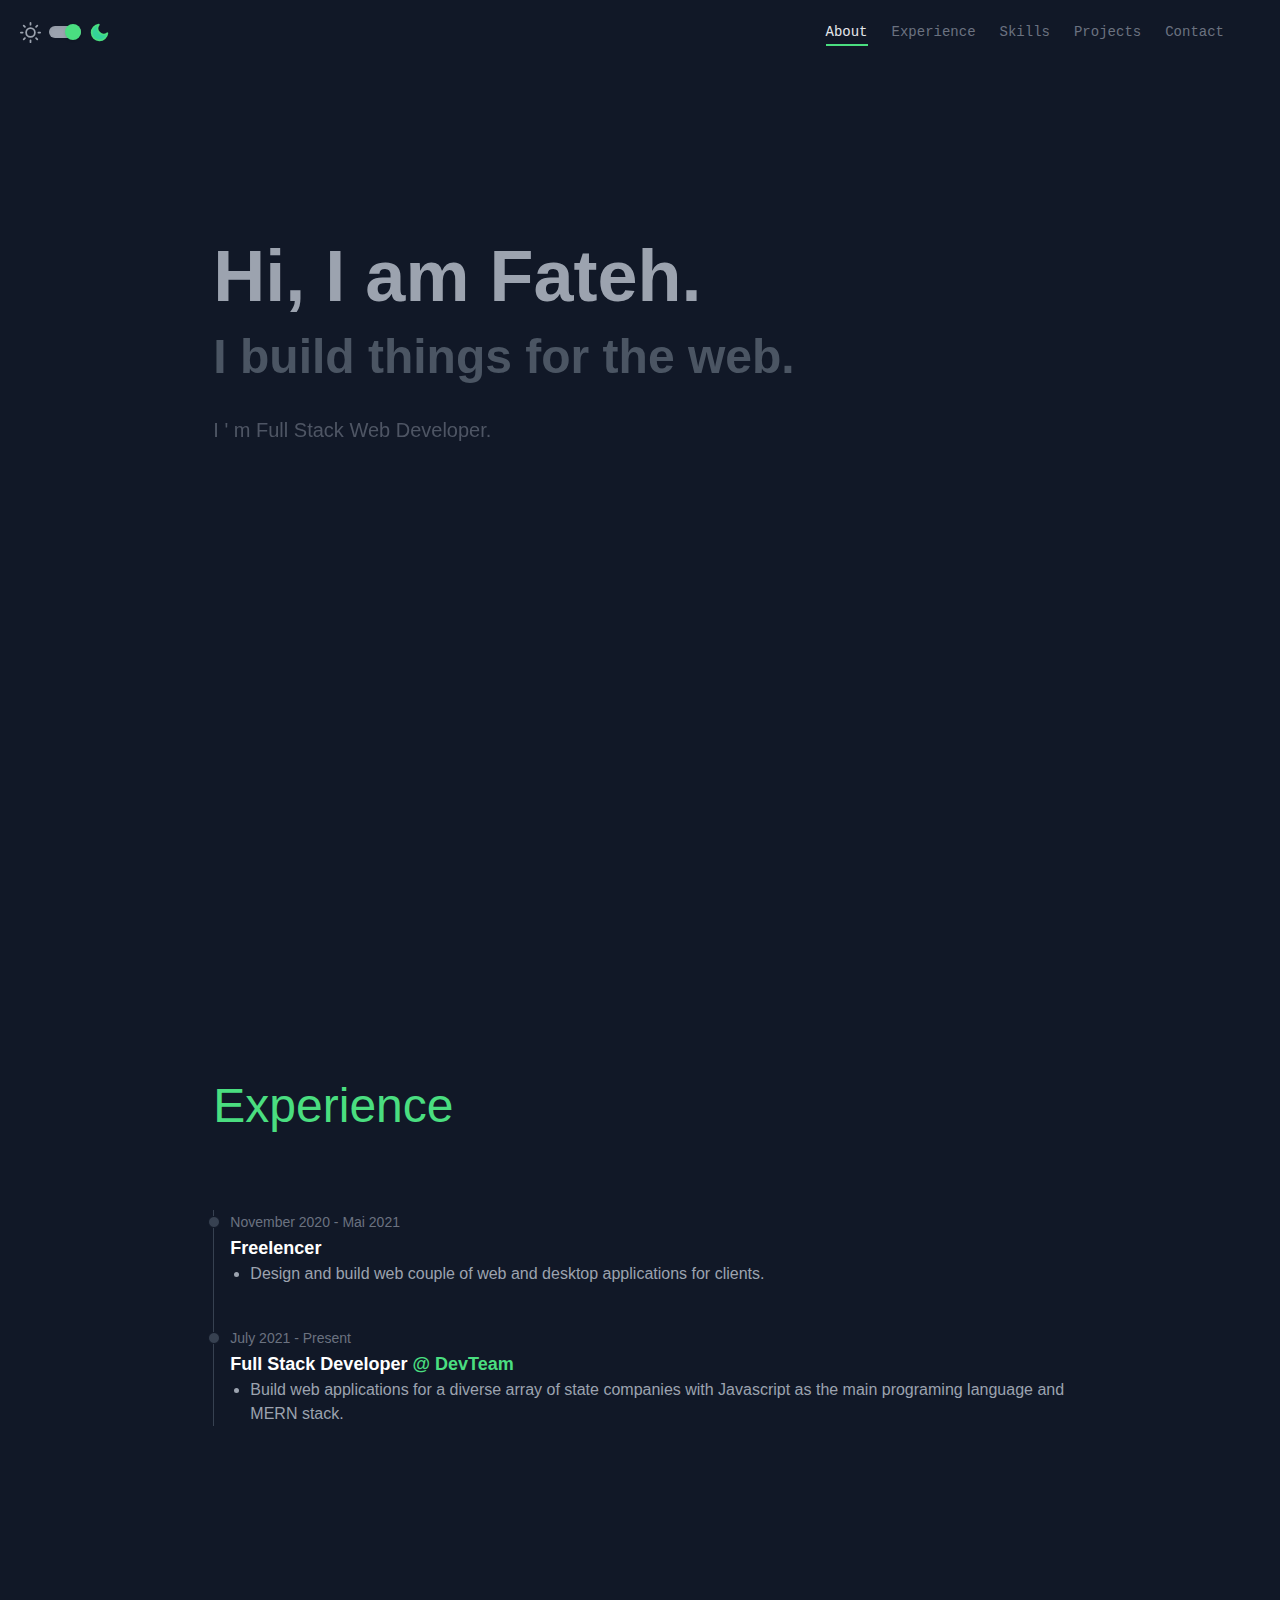
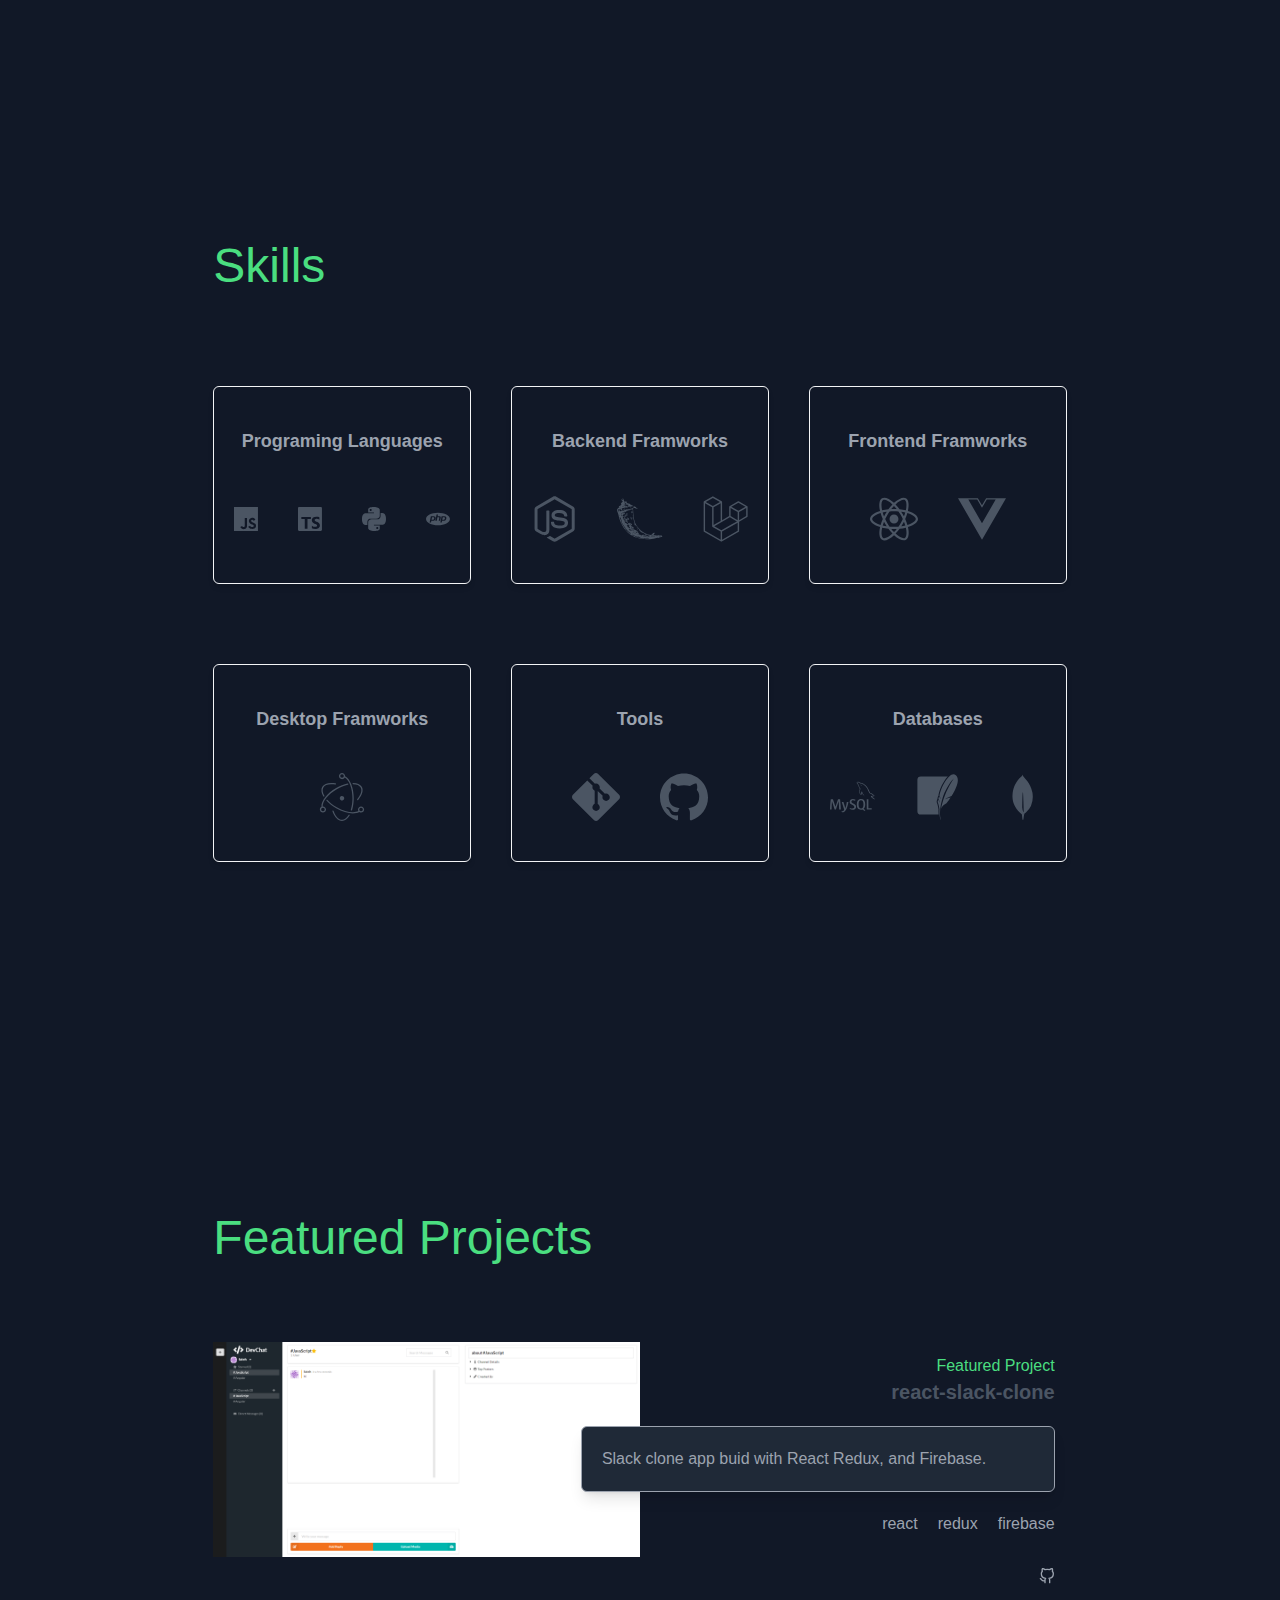
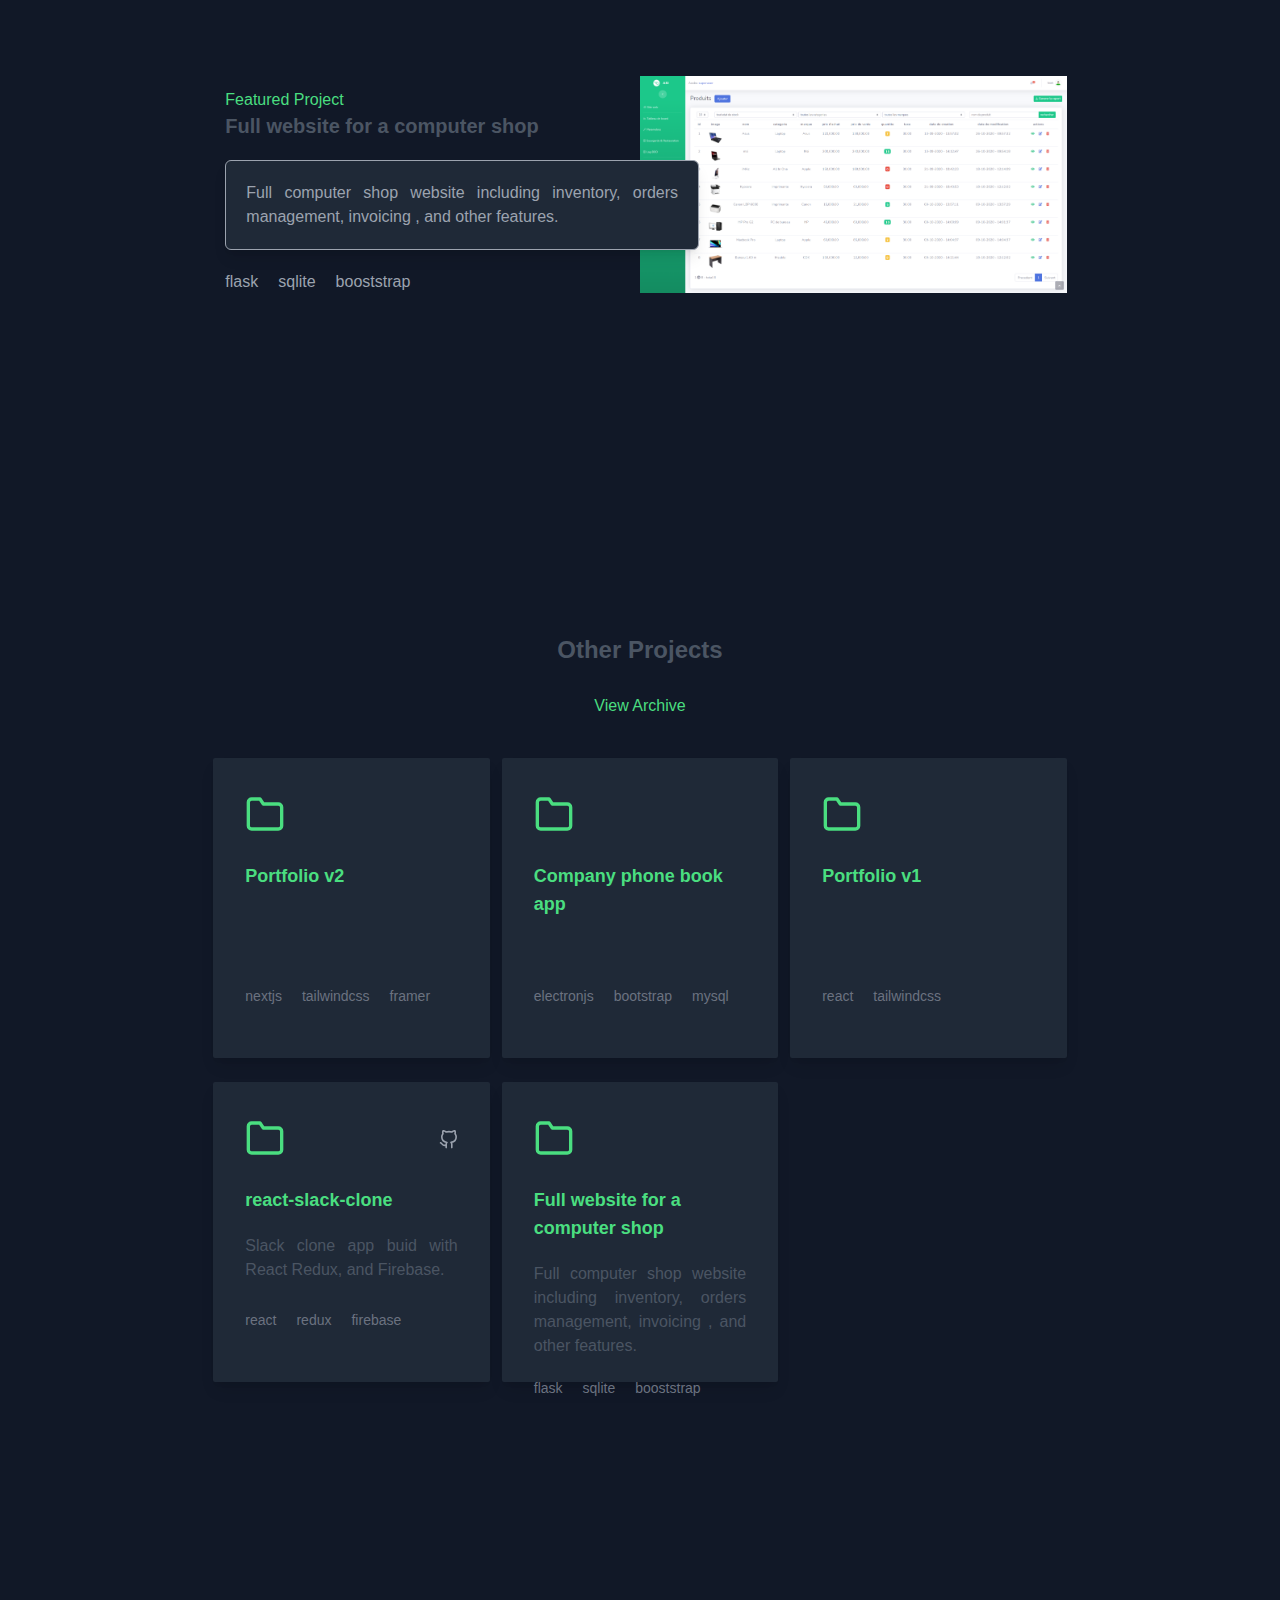
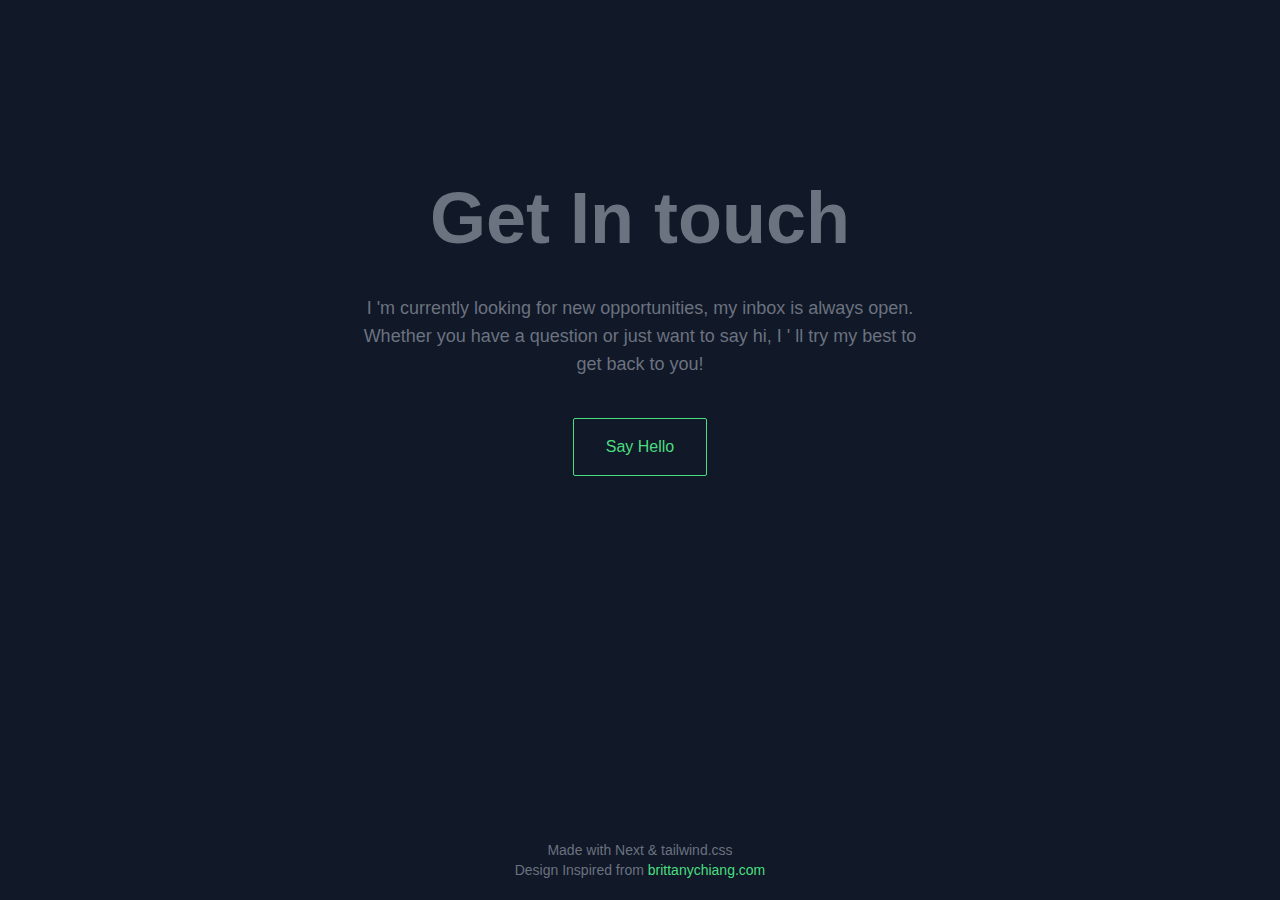
<file: index.html>
<!DOCTYPE html><html><head><meta name="viewport" content="width=device-width"/><meta charSet="utf-8"/><title>B.Fate7</title><meta name="next-head-count" content="3"/><link rel="preload" href="/_next/static/css/b86c6f7e786d9ebe.css" as="style"/><link rel="stylesheet" href="/_next/static/css/b86c6f7e786d9ebe.css" data-n-g=""/><noscript data-n-css=""></noscript><script defer="" nomodule="" src="/_next/static/chunks/polyfills-5cd94c89d3acac5f.js"></script><script src="/_next/static/chunks/webpack-9b312e20a4e32339.js" defer=""></script><script src="/_next/static/chunks/framework-5f4595e5518b5600.js" defer=""></script><script src="/_next/static/chunks/main-a054bbf31fb90f6a.js" defer=""></script><script src="/_next/static/chunks/pages/_app-50ec824808f6ec9a.js" defer=""></script><script src="/_next/static/chunks/d0447323-ed770d56ac66d7cf.js" defer=""></script><script src="/_next/static/chunks/pages/index-37c9a665bd95cf3b.js" defer=""></script><script src="/_next/static/PUyyVKVBe-f4s99HgsihS/_buildManifest.js" defer=""></script><script src="/_next/static/PUyyVKVBe-f4s99HgsihS/_ssgManifest.js" defer=""></script><script src="/_next/static/PUyyVKVBe-f4s99HgsihS/_middlewareManifest.js" defer=""></script></head><body><div id="__next" data-reactroot=""><div class="min-h-screen  dark bg-primary"> <div class="w-full h-16 bg-light dark:bg-primary z-50 nav-slide-in fixed shadow-lg 
   
      shadow-none"><div class="h-screen w-full  absolute right-0 hidden"><div class="h-full w-8/12 absolute right-0 bg-gradient-to-b from-primary-lighten-4 to-primary-lighten-3 dark:from-primary-lighten-1 dark:to-primary" style="filter:blur(0)"><div class="flex flex-col items-center gap-10 mt-16"><a class=" cursor-pointer text-gray-500">About</a><a class=" cursor-pointer text-gray-500">Experience</a><a class=" cursor-pointer text-gray-500">Skills</a><a class=" cursor-pointer text-gray-500">Projects</a><a class=" cursor-pointer text-gray-500">Contact</a><div class="flex justify-center items-center gap-2"><svg stroke="currentColor" fill="none" stroke-width="2" viewBox="0 0 24 24" stroke-linecap="round" stroke-linejoin="round" font-size="1.5em" class="text-gray-400" height="1em" width="1em" xmlns="http://www.w3.org/2000/svg"><circle cx="12" cy="12" r="5"></circle><line x1="12" y1="1" x2="12" y2="3"></line><line x1="12" y1="21" x2="12" y2="23"></line><line x1="4.22" y1="4.22" x2="5.64" y2="5.64"></line><line x1="18.36" y1="18.36" x2="19.78" y2="19.78"></line><line x1="1" y1="12" x2="3" y2="12"></line><line x1="21" y1="12" x2="23" y2="12"></line><line x1="4.22" y1="19.78" x2="5.64" y2="18.36"></line><line x1="18.36" y1="5.64" x2="19.78" y2="4.22"></line></svg><label for="toogleA" class="flex items-center cursor-pointer"><div class="relative"><input type="checkbox" id="toogleA" class="hidden" checked=""/><div class="toggle__line w-8 h-3 bg-gray-400 rounded-full shadow-inner"></div><div class="toggle__dot absolute w-4 h-4 bg-white rounded-full shadow inset-y-0 left-0"></div></div></label><svg stroke="currentColor" fill="#34D399" stroke-width="2" viewBox="0 0 24 24" stroke-linecap="round" stroke-linejoin="round" font-size="1.5em" class="text-green-400" height="1em" width="1em" xmlns="http://www.w3.org/2000/svg"><path d="M21 12.79A9 9 0 1 1 11.21 3 7 7 0 0 0 21 12.79z"></path></svg></div></div></div></div><div class="flex justify-end items-center md:hidden h-full mr-5"><span class="menu bg-none z-50 absolute top-2 right-3 " aria-label="Main Menu"><svg width="50" height="50" viewBox="0 0 100 100"><path class="line line1" d="M 20,29.000046 H 80.000231 C 80.000231,29.000046 94.498839,28.817352 94.532987,66.711331 94.543142,77.980673 90.966081,81.670246 85.259173,81.668997 79.552261,81.667751 75.000211,74.999942 75.000211,74.999942 L 25.000021,25.000058"></path><path class="line line2" d="M 20,50 H 80"></path><path class="line line3 " d="M 20,70.999954 H 80.000231 C 80.000231,70.999954 94.498839,71.182648 94.532987,33.288669 94.543142,22.019327 90.966081,18.329754 85.259173,18.331003 79.552261,18.332249 75.000211,25.000058 75.000211,25.000058 L 25.000021,74.999942"></path></svg></span></div><div class="hidden md:flex justify-between items-center h-full mr-14 gap-10 transition delay-1000 font-mono text-sm"><div class="flex items-center h-full ml-5"><div class="flex justify-center items-center gap-2"><svg stroke="currentColor" fill="none" stroke-width="2" viewBox="0 0 24 24" stroke-linecap="round" stroke-linejoin="round" font-size="1.5em" class="text-gray-400" height="1em" width="1em" xmlns="http://www.w3.org/2000/svg"><circle cx="12" cy="12" r="5"></circle><line x1="12" y1="1" x2="12" y2="3"></line><line x1="12" y1="21" x2="12" y2="23"></line><line x1="4.22" y1="4.22" x2="5.64" y2="5.64"></line><line x1="18.36" y1="18.36" x2="19.78" y2="19.78"></line><line x1="1" y1="12" x2="3" y2="12"></line><line x1="21" y1="12" x2="23" y2="12"></line><line x1="4.22" y1="19.78" x2="5.64" y2="18.36"></line><line x1="18.36" y1="5.64" x2="19.78" y2="4.22"></line></svg><label for="toogleA" class="flex items-center cursor-pointer"><div class="relative"><input type="checkbox" id="toogleA" class="hidden" checked=""/><div class="toggle__line w-8 h-3 bg-gray-400 rounded-full shadow-inner"></div><div class="toggle__dot absolute w-4 h-4 bg-white rounded-full shadow inset-y-0 left-0"></div></div></label><svg stroke="currentColor" fill="#34D399" stroke-width="2" viewBox="0 0 24 24" stroke-linecap="round" stroke-linejoin="round" font-size="1.5em" class="text-green-400" height="1em" width="1em" xmlns="http://www.w3.org/2000/svg"><path d="M21 12.79A9 9 0 1 1 11.21 3 7 7 0 0 0 21 12.79z"></path></svg></div></div><div class="md:w-8/12 flex justify-end gap-6"><a class=" cursor-pointer text-gray-500">About</a><a class=" cursor-pointer text-gray-500">Experience</a><a class=" cursor-pointer text-gray-500">Skills</a><a class=" cursor-pointer text-gray-500">Projects</a><a class=" cursor-pointer text-gray-500">Contact</a></div></div></div><div><div class="fixed left-4 top-0 w-12 h-full py-4 items-end hidden md:flex"><div class="h-full w-full flex gap-4 flex-col justify-center items-center overflow-hidden line-before line-after"><h1 class="text-secondary" style="writing-mode:sideways-rl;-webkit-writing-mode:vertical-lr">fateh.developer@gmail.com</h1></div></div><div class="fixed right-4 top-0 w-12 h-full py-4 items-end hidden md:flex"><div class="h-full w-full flex gap-4 flex-col justify-center items-center overflow-hidden line-before line-after"><a href="mailto:fateh.developer@gmail.com"><svg stroke="currentColor" fill="none" stroke-width="2" viewBox="0 0 24 24" stroke-linecap="round" stroke-linejoin="round" font-size="2em" class="text-secondary hover:text-secondary-lighten-1 cursor-pointer" height="1em" width="1em" xmlns="http://www.w3.org/2000/svg"><path d="M4 4h16c1.1 0 2 .9 2 2v12c0 1.1-.9 2-2 2H4c-1.1 0-2-.9-2-2V6c0-1.1.9-2 2-2z"></path><polyline points="22,6 12,13 2,6"></polyline></svg></a><a href="https://facebook.com/fateh.developer" target="_blank" rel="noreferrer"><svg stroke="currentColor" fill="none" stroke-width="2" viewBox="0 0 24 24" stroke-linecap="round" stroke-linejoin="round" font-size="2em" class="text-secondary hover:text-secondary-lighten-1 cursor-pointer" height="1em" width="1em" xmlns="http://www.w3.org/2000/svg"><path d="M18 2h-3a5 5 0 0 0-5 5v3H7v4h3v8h4v-8h3l1-4h-4V7a1 1 0 0 1 1-1h3z"></path></svg></a><a href="https://github.com/bfate7" target="_blank" rel="noreferrer"><svg stroke="currentColor" fill="none" stroke-width="2" viewBox="0 0 24 24" stroke-linecap="round" stroke-linejoin="round" font-size="2em" class="text-secondary hover:text-secondary-lighten-1 cursor-pointer" height="1em" width="1em" xmlns="http://www.w3.org/2000/svg"><path d="M9 19c-5 1.5-5-2.5-7-3m14 6v-3.87a3.37 3.37 0 0 0-.94-2.61c3.14-.35 6.44-1.54 6.44-7A5.44 5.44 0 0 0 20 4.77 5.07 5.07 0 0 0 19.91 1S18.73.65 16 2.48a13.38 13.38 0 0 0-7 0C6.27.65 5.09 1 5.09 1A5.07 5.07 0 0 0 5 4.77a5.44 5.44 0 0 0-1.5 3.78c0 5.42 3.3 6.61 6.44 7A3.37 3.37 0 0 0 9 18.13V22"></path></svg></a><a href="" target="_blank" rel="noreferrer"><svg stroke="currentColor" fill="none" stroke-width="2" viewBox="0 0 24 24" stroke-linecap="round" stroke-linejoin="round" font-size="2em" class="text-secondary hover:text-secondary-lighten-1 cursor-pointer" height="1em" width="1em" xmlns="http://www.w3.org/2000/svg"><path d="M16 8a6 6 0 0 1 6 6v7h-4v-7a2 2 0 0 0-2-2 2 2 0 0 0-2 2v7h-4v-7a6 6 0 0 1 6-6z"></path><rect x="2" y="9" width="4" height="12"></rect><circle cx="4" cy="4" r="2"></circle></svg></a></div></div></div><div class="w-10/12 lg:w-8/12 xl:w-6/10 mx-auto container"><div class="pt-32 md:pt-60" id="about"><div><h1 class="text-4xl lg:text-7xl font-bold text-primary-lighten-1 dark:text-primary-lighten-3">Hi, I am Fateh.</h1><h1 class="text-2xl lg:text-5xl font-bold text-primary-lighten-2 dark:text-primary-lighten-2 mt-5">I build things for the web.</h1><h2 class="text-xl text-gray-500 mt-5">I &#x27; m Full Stack Web Developer.</h2><a href="mailto:fateh.developer@gmail.com"><button class="mt-10 border border-secondary rounded-sm px-4 py-2 hover:bg-secondary hover:text-white text-secondary">Get In Touch</button></a></div></div><div class="mt-20"><div class="mt-8"><h1 class="text-secondary text-5xl">About Me</h1><figure class="md:flex rounded-xl p-8 md:p-0 shadow-lg dark:bg-slate-800 mt-10 border-l-8 border-l-primary dark:border-l-secondary"><div class="pt-6 md:p-8 text-center md:text-left space-y-4"><blockquote><p class="text-lg font-medium text-gray-600 dark:text-gray-200">Full Stack Web Developer based in Algiers, Algeria. I enjoy creating things for the web, whether that be websites, web applications, or anything in between. My goal is to always build products that provide performance, good looking and enjoyable experience.</p></blockquote><figcaption class="font-medium"><div class="text-primary-lighten-3">Junior Full Stack Developer, DevTeam</div></figcaption></div></figure></div></div><div class="py-40" id="experience"><h1 class="text-secondary text-5xl mt-14 pb-20">Experience</h1><ol class="relative border-l border-gray-200 dark:border-gray-700"><li class="mb-10 ml-4"><div class="absolute w-3 h-3 bg-gray-200 rounded-full mt-1.5 -left-1.5 border border-white dark:border-gray-900 dark:bg-gray-700"></div><time class="mb-1 text-sm font-normal leading-none text-gray-400 dark:text-gray-500">November 2020 - Mai 2021</time><h3 class="text-lg font-semibold text-gray-900 dark:text-white">Freelencer<!-- --> </h3><p class="mb-4 text-base font-normal text-gray-500 dark:text-gray-400"><ul class="list-disc ml-5"><li>Design and build web couple of web and desktop applications for clients.</li></ul></p></li><li class="mb-10 ml-4"><div class="absolute w-3 h-3 bg-gray-200 rounded-full mt-1.5 -left-1.5 border border-white dark:border-gray-900 dark:bg-gray-700"></div><time class="mb-1 text-sm font-normal leading-none text-gray-400 dark:text-gray-500">July 2021 - Present</time><h3 class="text-lg font-semibold text-gray-900 dark:text-white">Full Stack Developer<!-- --> <span class="text-secondary"> <!-- -->@ DevTeam<!-- --> </span></h3><p class="mb-4 text-base font-normal text-gray-500 dark:text-gray-400"><ul class="list-disc ml-5"><li>Build web applications for a diverse array of state companies with Javascript as the main programing language and MERN stack.</li></ul></p></li></ol></div><div class="py-40" id="skills"><h1 class="text-secondary text-5xl my-14">Skills</h1><div class="grid grid-cols-1 md:grid-cols-2 lg:grid-cols-3 gap-10"><div class="py-10 px-5 transition-colors rounded-md mt-10 shadow-md border dark:border-light border-primary-lighten-3"><h1 class="text-primary-lighten-2 font-bold dark:text-primary-lighten-3 text-lg text-center mb-5">Programing Languages</h1><div class="flex justify-center gap-10 mt-10"><svg stroke="currentColor" fill="currentColor" stroke-width="0" role="img" viewBox="0 0 24 24" class="text-5xl text-primary-lighten-2" height="1em" width="1em" xmlns="http://www.w3.org/2000/svg"><title></title><path d="M0 0h24v24H0V0zm22.034 18.276c-.175-1.095-.888-2.015-3.003-2.873-.736-.345-1.554-.585-1.797-1.14-.091-.33-.105-.51-.046-.705.15-.646.915-.84 1.515-.66.39.12.75.42.976.9 1.034-.676 1.034-.676 1.755-1.125-.27-.42-.404-.601-.586-.78-.63-.705-1.469-1.065-2.834-1.034l-.705.089c-.676.165-1.32.525-1.71 1.005-1.14 1.291-.811 3.541.569 4.471 1.365 1.02 3.361 1.244 3.616 2.205.24 1.17-.87 1.545-1.966 1.41-.811-.18-1.26-.586-1.755-1.336l-1.83 1.051c.21.48.45.689.81 1.109 1.74 1.756 6.09 1.666 6.871-1.004.029-.09.24-.705.074-1.65l.046.067zm-8.983-7.245h-2.248c0 1.938-.009 3.864-.009 5.805 0 1.232.063 2.363-.138 2.711-.33.689-1.18.601-1.566.48-.396-.196-.597-.466-.83-.855-.063-.105-.11-.196-.127-.196l-1.825 1.125c.305.63.75 1.172 1.324 1.517.855.51 2.004.675 3.207.405.783-.226 1.458-.691 1.811-1.411.51-.93.402-2.07.397-3.346.012-2.054 0-4.109 0-6.179l.004-.056z"></path></svg><svg stroke="currentColor" fill="currentColor" stroke-width="0" role="img" viewBox="0 0 24 24" class="text-5xl text-primary-lighten-2" height="1em" width="1em" xmlns="http://www.w3.org/2000/svg"><title></title><path d="M1.125 0C.502 0 0 .502 0 1.125v21.75C0 23.498.502 24 1.125 24h21.75c.623 0 1.125-.502 1.125-1.125V1.125C24 .502 23.498 0 22.875 0zm17.363 9.75c.612 0 1.154.037 1.627.111a6.38 6.38 0 0 1 1.306.34v2.458a3.95 3.95 0 0 0-.643-.361 5.093 5.093 0 0 0-.717-.26 5.453 5.453 0 0 0-1.426-.2c-.3 0-.573.028-.819.086a2.1 2.1 0 0 0-.623.242c-.17.104-.3.229-.393.374a.888.888 0 0 0-.14.49c0 .196.053.373.156.529.104.156.252.304.443.444s.423.276.696.41c.273.135.582.274.926.416.47.197.892.407 1.266.628.374.222.695.473.963.753.268.279.472.598.614.957.142.359.214.776.214 1.253 0 .657-.125 1.21-.373 1.656a3.033 3.033 0 0 1-1.012 1.085 4.38 4.38 0 0 1-1.487.596c-.566.12-1.163.18-1.79.18a9.916 9.916 0 0 1-1.84-.164 5.544 5.544 0 0 1-1.512-.493v-2.63a5.033 5.033 0 0 0 3.237 1.2c.333 0 .624-.03.872-.09.249-.06.456-.144.623-.25.166-.108.29-.234.373-.38a1.023 1.023 0 0 0-.074-1.089 2.12 2.12 0 0 0-.537-.5 5.597 5.597 0 0 0-.807-.444 27.72 27.72 0 0 0-1.007-.436c-.918-.383-1.602-.852-2.053-1.405-.45-.553-.676-1.222-.676-2.005 0-.614.123-1.141.369-1.582.246-.441.58-.804 1.004-1.089a4.494 4.494 0 0 1 1.47-.629 7.536 7.536 0 0 1 1.77-.201zm-15.113.188h9.563v2.166H9.506v9.646H6.789v-9.646H3.375z"></path></svg><svg stroke="currentColor" fill="currentColor" stroke-width="0" role="img" viewBox="0 0 24 24" class="text-5xl text-primary-lighten-2" height="1em" width="1em" xmlns="http://www.w3.org/2000/svg"><title></title><path d="M14.25.18l.9.2.73.26.59.3.45.32.34.34.25.34.16.33.1.3.04.26.02.2-.01.13V8.5l-.05.63-.13.55-.21.46-.26.38-.3.31-.33.25-.35.19-.35.14-.33.1-.3.07-.26.04-.21.02H8.77l-.69.05-.59.14-.5.22-.41.27-.33.32-.27.35-.2.36-.15.37-.1.35-.07.32-.04.27-.02.21v3.06H3.17l-.21-.03-.28-.07-.32-.12-.35-.18-.36-.26-.36-.36-.35-.46-.32-.59-.28-.73-.21-.88-.14-1.05-.05-1.23.06-1.22.16-1.04.24-.87.32-.71.36-.57.4-.44.42-.33.42-.24.4-.16.36-.1.32-.05.24-.01h.16l.06.01h8.16v-.83H6.18l-.01-2.75-.02-.37.05-.34.11-.31.17-.28.25-.26.31-.23.38-.2.44-.18.51-.15.58-.12.64-.1.71-.06.77-.04.84-.02 1.27.05zm-6.3 1.98l-.23.33-.08.41.08.41.23.34.33.22.41.09.41-.09.33-.22.23-.34.08-.41-.08-.41-.23-.33-.33-.22-.41-.09-.41.09zm13.09 3.95l.28.06.32.12.35.18.36.27.36.35.35.47.32.59.28.73.21.88.14 1.04.05 1.23-.06 1.23-.16 1.04-.24.86-.32.71-.36.57-.4.45-.42.33-.42.24-.4.16-.36.09-.32.05-.24.02-.16-.01h-8.22v.82h5.84l.01 2.76.02.36-.05.34-.11.31-.17.29-.25.25-.31.24-.38.2-.44.17-.51.15-.58.13-.64.09-.71.07-.77.04-.84.01-1.27-.04-1.07-.14-.9-.2-.73-.25-.59-.3-.45-.33-.34-.34-.25-.34-.16-.33-.1-.3-.04-.25-.02-.2.01-.13v-5.34l.05-.64.13-.54.21-.46.26-.38.3-.32.33-.24.35-.2.35-.14.33-.1.3-.06.26-.04.21-.02.13-.01h5.84l.69-.05.59-.14.5-.21.41-.28.33-.32.27-.35.2-.36.15-.36.1-.35.07-.32.04-.28.02-.21V6.07h2.09l.14.01zm-6.47 14.25l-.23.33-.08.41.08.41.23.33.33.23.41.08.41-.08.33-.23.23-.33.08-.41-.08-.41-.23-.33-.33-.23-.41-.08-.41.08z"></path></svg><svg stroke="currentColor" fill="currentColor" stroke-width="0" role="img" viewBox="0 0 24 24" class="text-5xl text-primary-lighten-2" height="1em" width="1em" xmlns="http://www.w3.org/2000/svg"><title></title><path d="M7.01 10.207h-.944l-.515 2.648h.838c.556 0 .97-.105 1.242-.314.272-.21.455-.559.55-1.049.092-.47.05-.802-.124-.995-.175-.193-.523-.29-1.047-.29zM12 5.688C5.373 5.688 0 8.514 0 12s5.373 6.313 12 6.313S24 15.486 24 12c0-3.486-5.373-6.312-12-6.312zm-3.26 7.451c-.261.25-.575.438-.917.551-.336.108-.765.164-1.285.164H5.357l-.327 1.681H3.652l1.23-6.326h2.65c.797 0 1.378.209 1.744.628.366.418.476 1.002.33 1.752a2.836 2.836 0 0 1-.305.847c-.143.255-.33.49-.561.703zm4.024.715l.543-2.799c.063-.318.039-.536-.068-.651-.107-.116-.336-.174-.687-.174H11.46l-.704 3.625H9.388l1.23-6.327h1.367l-.327 1.682h1.218c.767 0 1.295.134 1.586.401s.378.7.263 1.299l-.572 2.944h-1.389zm7.597-2.265a2.782 2.782 0 0 1-.305.847c-.143.255-.33.49-.561.703a2.44 2.44 0 0 1-.917.551c-.336.108-.765.164-1.286.164h-1.18l-.327 1.682h-1.378l1.23-6.326h2.649c.797 0 1.378.209 1.744.628.366.417.477 1.001.331 1.751zM17.766 10.207h-.943l-.516 2.648h.838c.557 0 .971-.105 1.242-.314.272-.21.455-.559.551-1.049.092-.47.049-.802-.125-.995s-.524-.29-1.047-.29z"></path></svg></div></div><div class="py-10 px-5 transition-colors rounded-md mt-10 shadow-md border dark:border-light border-primary-lighten-3"><h1 class="text-primary-lighten-2 font-bold dark:text-primary-lighten-3 text-lg text-center mb-5">Backend Framworks</h1><div class="flex justify-center gap-10 mt-10"><svg stroke="currentColor" fill="currentColor" stroke-width="0" role="img" viewBox="0 0 24 24" class="text-5xl text-primary-lighten-2" height="1em" width="1em" xmlns="http://www.w3.org/2000/svg"><title></title><path d="M11.998,24c-0.321,0-0.641-0.084-0.922-0.247l-2.936-1.737c-0.438-0.245-0.224-0.332-0.08-0.383 c0.585-0.203,0.703-0.25,1.328-0.604c0.065-0.037,0.151-0.023,0.218,0.017l2.256,1.339c0.082,0.045,0.197,0.045,0.272,0l8.795-5.076 c0.082-0.047,0.134-0.141,0.134-0.238V6.921c0-0.099-0.053-0.192-0.137-0.242l-8.791-5.072c-0.081-0.047-0.189-0.047-0.271,0 L3.075,6.68C2.99,6.729,2.936,6.825,2.936,6.921v10.15c0,0.097,0.054,0.189,0.139,0.235l2.409,1.392 c1.307,0.654,2.108-0.116,2.108-0.89V7.787c0-0.142,0.114-0.253,0.256-0.253h1.115c0.139,0,0.255,0.112,0.255,0.253v10.021 c0,1.745-0.95,2.745-2.604,2.745c-0.508,0-0.909,0-2.026-0.551L2.28,18.675c-0.57-0.329-0.922-0.945-0.922-1.604V6.921 c0-0.659,0.353-1.275,0.922-1.603l8.795-5.082c0.557-0.315,1.296-0.315,1.848,0l8.794,5.082c0.57,0.329,0.924,0.944,0.924,1.603 v10.15c0,0.659-0.354,1.273-0.924,1.604l-8.794,5.078C12.643,23.916,12.324,24,11.998,24z M19.099,13.993 c0-1.9-1.284-2.406-3.987-2.763c-2.731-0.361-3.009-0.548-3.009-1.187c0-0.528,0.235-1.233,2.258-1.233 c1.807,0,2.473,0.389,2.747,1.607c0.024,0.115,0.129,0.199,0.247,0.199h1.141c0.071,0,0.138-0.031,0.186-0.081 c0.048-0.054,0.074-0.123,0.067-0.196c-0.177-2.098-1.571-3.076-4.388-3.076c-2.508,0-4.004,1.058-4.004,2.833 c0,1.925,1.488,2.457,3.895,2.695c2.88,0.282,3.103,0.703,3.103,1.269c0,0.983-0.789,1.402-2.642,1.402 c-2.327,0-2.839-0.584-3.011-1.742c-0.02-0.124-0.126-0.215-0.253-0.215h-1.137c-0.141,0-0.254,0.112-0.254,0.253 c0,1.482,0.806,3.248,4.655,3.248C17.501,17.007,19.099,15.91,19.099,13.993z"></path></svg><svg stroke="currentColor" fill="currentColor" stroke-width="0" role="img" viewBox="0 0 24 24" class="text-5xl text-primary-lighten-2" height="1em" width="1em" xmlns="http://www.w3.org/2000/svg"><title></title><path d="M7.172 20.36c-.914-.72-1.89-1.41-2.556-2.38-1.402-1.712-2.482-3.694-3.22-5.777-.446-1.355-.6-2.808-1.174-4.11-.602-.944.103-1.978 1.138-2.28.46-.087 1.272-.522.293-.211-.878.644-.963-.585-.063-.662.615-.082.84-.585.63-1.037-.66-.43 1.6-.903.463-1.544C1.5 1.08 4.34.835 3.64 2.285 3.473 3.4 5.624 2.08 5.125 3.368c.507.619 1.9.14 1.865 1.009.74.05.993.672 1.687.72.72.325 2.022.58 2.266 1.39-.713.566-2.364-1.165-2.443.398.215 2.31.16 4.689 1.004 6.888.4 1.332 1.37 2.38 2.244 3.418.837 1.016 1.971 1.73 3.127 2.333 1.014.478 2.107.795 3.213.994.448-.343 1.24-1.617 1.938-1.08.033.604-1.388 1.263-.067 1.196.776-.234 1.314.6 1.953-.152.588.697 2.446-.446 2.027.98-.566.364-1.392.144-1.959.646-.935-.467-1.68.418-2.715.306a19.86 19.86 0 01-3.484.29c-1.912-.15-3.865-.214-5.684-.88-1.024-.297-2.023-.881-2.924-1.464zm1.615.7c1 .432 1.978.888 3.074 1.026 1.74.24 3.537.614 5.283.274-.79-.357-1.608.14-2.395-.255-.944.203-1.957-.052-2.917-.177-1.092-.486-2.27-.82-3.291-1.452-1.277-.466.66.598 1.005.685.798.453-.877-.233-1.114-.421-.668-.375-.754-.297-.066.084.139.08.276.166.42.235zm-1.904-1.346c.97.359-.004-.682-.45-.622-.196-.341-.751-.557-.36-.74-.704.244-.737-.93-1.07-.763-.744-.235-.29-1.07-1.176-1.58-.081-.54-.882-1.008-1.138-1.822-.113-.416-.905-1.613-.418-.5.414 1.072 1.143 1.99 1.75 2.907.47.873 1.027 1.786 1.885 2.33.29.278.568.703.977.79zM4.09 16.647c.033-.146.177.317 0 0zm3.954 3.497c.215-.096-.31-.12 0 0zm.526.192c-.054-.265-.24.148 0 0zm.66.275c.312-.3-.484-.188 0 0zm1.127.63c.191-.282-.61-.107 0 0zM8.19 19.728c.487-.315-.63-.004 0 0zm.494.246c-.014-.166-.176.075 0 0zm2.47 1.542c.397.25 2.32.55 1.115.103-.2.042-2.23-.574-1.116-.103zm-3.921-3.054c-.04-.167-.616-.185 0 0zm1.15.67c.3-.21-.621-.16 0 0zm.966.593c.43-.162-.696-.163 0 0zm-2.584-1.773c.466.358 1.88.046.714-.213-.53-.283-1.727-.476-.912.17zm3.24 1.978c.193-.33-.815-.19 0 0zm-.984-.783c1.14.323-.958-.72-.281-.118l.15.068.13.05zm1.973 1.14c1.08.01-.975-.147 0 0zm-4.644-2.96c-.042-.2-.266.018 0 0zm6.47 3.985c.028-.363-.353.27 0 0zm-4.63-2.856c-.064-.191-.336-.008 0 0zm-1.738-1.254c.62-.037-.848-.273 0 0zm-2.06-1.332c-.077-.297-.674-.534 0 0zm5.407 3.435c-.114-.13-.054.028 0 0zm3.366 2.065c-.01-.197-.183.075 0 0zm-3.664-2.373c.06-.255-.528-.077 0 0zm-2.506-1.592c.46-.05-.74-.311 0 0zm4.241 2.637c.718-.285-.7-.14 0 0zM9.03 18.545c.827.106-.985-.563-.181-.06zm2.876 1.768c.773-.462.518 1.082 1.311.13.782-.57-.675.707.29.103.696-.467 1.726.22 2.376.445.468-.023.923.405 1.403.145.923-.25-1.806-.37-1.09-.81-.845.245-1.47-.294-1.885-.835-.948-.22-2.044-.703-2.517-1.542-.192-.315.28.044-.166-.47-.57-.508-.856-1.085-1.24-1.702-.457-.244-.51-.963-.557-.024.004-.593-.553-.992-.688-.826-.002-.571.595-.285.176-.707-.09-.592-.386-1.21-.475-1.877-.138-.322-.02-1.011-.473-.282-.165.77-.055-.947.202-.38.337-.58-.12-.51-.14-.43.22-.488.14-1.18-.057-.916.117-.517.185-1.902-.175-1.656.218-.54.414-2.473-.534-1.736-.384.005-1.048.14-1.363.296.986.543-.1.196-.5.11-.052.502-.45.285-.946.29.793.098-.386.81-.841.534-.59.282.51.987.012 1.205.06.328-.905-.12-.83.64-.573-.241-.078.9.209.514.975.264.686.866.71 1.437-.158.333-.784-.783-.14-.731-.507-.827-.561-.3-.984.085-.1.028 1.079.547.34.803.65.1.668.67.8 1.03.39.407.31-.45.779.04-.296-.436-1.567-1.228-.544-.974-.005-.44-.185-.793.129-.784.31-.562-.325 1.387.375.672.193-.085.24-.563.59.045.505.498.182.858-.531.403.127.433.954.587.799 1.265.165.595.395.376.596.342.158.578.247.153.255-.123.72.155.552.58.778.88.497.224-.712-1.522.142-.526.898.81.337 1.15-.47 1.02.51-.041.675.69 1.313.664.582.277.975 1.34-.027.897-.348-.313-1.58-.7-.573-.104.929.43 1.665.688 2.561 1.227.64.458.918.982 1.16 1.086-.538.257-1.623-.206-.817-.348-.503-.091-1.068-.345-.587.28.41.343 1.45.306 1.637.345-.159.348-.43.376.006.403-.486.26.156.3.201.448zm-.994-2.808c-.296-.31-.373-.89-.053-.385.164.066.525.947.053.385zm3.238 2.057c.185-.011.006.14 0 0zm-3.706-2.816c-.01-.468.107.36 0 0zm-.322-.433c-.372-.72.47.204 0 0zm-3.9-2.692c.219-.06.108.374 0 0zm3.104 1.682c.134-.504.158.424 0 0zm-2.192-1.525c-.155-.278.323.26 0 0zm1.882.604c-.352-.79.25-.432.078.13zM5.77 12.217c-.158-.26-.418-1.02-.334-1.252.076.378.804 1.627.357.518-.494-.93.59.302.702.534.05.23-.305-.063-.064.478-.44-.617-.26.34-.661-.278zm-1.003-.691c.04-.603.23.413 0 0zm.45.155c.216-.455.366.634 0 0zm-1.084-.84c-.374-.37-.644-.713.017-.23.255.01-.566-.778.06-.25.66.12.327 1.082-.077.48zm.57-.015c.217-.215.115.212 0 0zm.35.113c-.328-.617.4.258 0 0zm-.697-.667c-1.086-.966 1.365.506.177.18zm3.11 1.808c-.47-.282-.123-1.984.037-.82.457-.148-.025.6.315.594-.053.473-.206.643-.35.226zm1.15.68c.048-.513.099.35 0 0zm-.2-.198c.054-.22.007.258 0 0zM4.57 9.955c-.697-.963 2.027.973.447.244-.165-.043-.364-.06-.447-.244zm2.216 1.175c-.066-.81.147.134 0 0zm1.682 1.079c.13-.462.01.305 0 0zM4.676 9.587c.415-.088 1.718.729.52.234-.132-.148-.416-.08-.52-.234zm3.56 1.775c.044-.83.248-.495.002.118zM4.985 9.299c.169-.248-.45-1.12.089-.313.232.185.672.31.283.387.61.539-.15.146-.372-.074zm3.075 1.804c.117-.944.103.553 0 0zM4.632 8.427c.129-.055.068.172 0 0zm.802.478c.206-.434.38.483 0 0zm2.263 1.259c-.002-.167.043.242 0 0zm-.131-.29c-.314-.776.292.41 0 0zm-.193-.51c-.053-.32.18.404 0 0zm.314-.51c-.216-.38.272-1.673.326-.87-.227.625-.065.975.093.136.293-.66-.063 1.303-.42.735zm.322-1.923c.094-.115.02.139 0 0zM7.47 17.544c-.128-.111.016.07 0 0zm1.11.56c.615.16.612-.095.055-.17-.3-.28-1.246-.575-.4-.035.057.142.235.139.344.206zM6.389 16.65c.34.253 1.28.719.484.096.269-.312-.514-.478-.254-.686-.66-.404-.52-.368-.058-.356-.794-.354.114-.328.07-.51-.305-.06-1.52-.54-.804.04-.726-.37-.173.138-.392.084-.743-.202.66.565-.118.375.425.337 1.146.864.18.357-.128.183.69.46.892.6zm1.16.667c1.41.454-.691-.556 0 0zm5.94 3.598c.02-.28-.193.24 0 0zm.611.257c.325-.315.013.503.54-.077.005-.415-.017-.66-.606-.156-.162.09-.234.473.066.233zm-9.692-6.087c-.1-.393-.7-.39 0 0zm.652.428c-.242-.402-.864-.364 0 0zm3.71 2.237c.362.32 1.662.236.44.04-.182-.27-1.151-.204-.44-.04zm5.097 3.149c.558-.468-.54.208 0 0zm1.16.796c.003-.15-.24.066 0 0zm.001-.21c.617-.654-.598.039 0 0zM2.805 13.743c-.526-.75-.327-1.088-.835-1.7-.096-.47-.87-1.533-.4-.406.43.659.558 1.679 1.235 2.106zm12.03 7.534c1.135-.734-.466-.32 0 0zm.866.34c.57-.488-.36-.102 0 0zM4.215 14.255c.163-.242-.42-.031 0 0zm11.305 7.129c.551-.355-.126-.3-.1.032zm-7.47-4.71c-.02-.24-.291.02 0 0zm.46.267c-.145-.297-.224.047 0 0zm7.894 4.684c.705-.51-.428-.098-.148.096zm-.27-.13c.574-.482-.607.213 0 0zm1.38.918c.386-.258-.469-.083 0 0zM4.57 14.08c.517.116 2.066 1.274 1.152.08-.468-.138-.187-1.283-.665-1.08.32.535.264.763-.41.426-.845-.413-.474.204-.31.374-.224.052.299.196.233.2zm-2.356-1.86c.092-.383-.853-2.107-.446-.864.146.26.13.754.446.864zm4.324 2.666c-.266-.223-.013-.032 0 0zm.656.152c0-.405-.725-.164 0 0zm5.681 3.583c-.108-.278-.428-.006 0 0zm.273.199c-.04-.155-.157.03 0 0zM15.4 20.24c.216-.16-.27-.02 0 0zM3.39 12.52c.62-.24-.664-.17 0 0zm8.984 5.662c-.007-.401-.395.1 0 0zm-9.23-6.231c.399-.135-.367-.09 0 0zm1.156.56c-.007-.133-.122.05 0 0zm14.09 8.64c.512-.104 1.678.26 1.866-.136-.62-.015-2.15-.438-2.222.1l.136.023.22.013zM4.667 12.603c.009-.407-.317-.015 0 0zM1.63 10.495c-.138-.775-.525-.118 0 0zm.724.182c.009-.25-.663-.224 0 0zm.414.203c-.12-.097-.094.122 0 0zm2.605 1.67c.122-.112-.29-.083 0 0zm-2.88-2.128c-.07-.585-.84-.088 0 0zm-1.486-.964c-.02-.27-.144.102 0 0zm.22-.167c-.035-.32-.19.04 0 0zm1.22.729c.518-.203-.94-.42-.104-.04zm16.334 10.089c.33-.303-.42-.094 0 0zm1.974 1.023c.132-.392-.334.05 0 0zM2.573 9.38c.055-.38-.41.075 0 0zM.837 8.218c-.093-.535-.08-1.474.812-1.156-1.191.236.824 1.48.57.498.5.024.98-.296.716.19.987-.11 1.67-.964 2.624-.845.742-.098 1.554-.172 2.354-.471.658-.048 1.29-.756.93-1.175-.896-.076-1.835.036-2.827.233-1.098.228-2.096.662-3.205.849-1.08.145.217.4-.092.456-.564.196.672.328-.073.534-.46-.088-.94-.246-.743-.73-1.035.133-1.945.563-1.127 1.616h.06zm2.494-1.27c.243-.894 1.3.735.398.118-.108-.08-.285-.146-.398-.12zm.047-.434c.35-.26.186.146 0 0zm.445.008c.032-.411 1.018.218.163.148zm.608-.245c.222-.26.064.23 0 0zm.156-.104c.37-.444 2.095-.283.832-.043-.338-.255-.598.15-.832.043zm2.25-.347c-.055-1.214 1.119.432 0 0zm.64-.004c.233-.612.906-.245.108-.123.017.065-.024.316-.108.123zM2.322 9.067c.697-.427-.741-.37 0 0zm.515.144c.245-.26-.531-.106 0 0zm-1.52-1.08c.399-.305-.471-.116 0 0zm20.602 12.89c.012-.355-.304.16 0 0zm-2.093-1.43c.06-.408-.27.037 0 0zm2.67 1.568c.557 0 1.688-.173.475-.173-.19.03-1.109.024-.476.173zM3.29 8.959c.45-.03.706-.497-.087-.47-1.23-.127 1.084.42-.158.264-.167.11.236.237.245.207zm.398.202c-.048-.29-.14.154 0 0zm.47-1.257c.197-.243-.27-.065 0 0zm-1.5-2.508c.806-.274 1.907-.581 2.287.135-.387-.466-.156-.924.21-.243.516.689.775-.313.438-.545.383.476.819.7.257.03.61-.734-1.223.097-1.64.088-.2.09-2.071.477-1.551.535zm.472-.903c.46-.347 1.588.206.864-.345-.07-.062-1.586.418-.864.345zm1.674.069c.538.013-.231-.722.409-.39-.105-.343-.746-.407-1.06-.544-.176.314.36.938.65.934zm-1.38-1.52c.186-.252-.326.128 0 0zm.684.164c.866-.115-.22-.373-.174-.01zm-1.277-1c-.61-.796 1.146.134.527-.7-.522-.415-1.023.468-.527.7zm7.824 4.215c.28-.496-1.155-.668-.188-.175.09.03.07.21.188.175z"></path></svg><svg stroke="currentColor" fill="currentColor" stroke-width="0" role="img" viewBox="0 0 24 24" class="text-5xl text-primary-lighten-2" height="1em" width="1em" xmlns="http://www.w3.org/2000/svg"><title></title><path d="M23.642 5.43a.364.364 0 01.014.1v5.149c0 .135-.073.26-.189.326l-4.323 2.49v4.934a.378.378 0 01-.188.326L9.93 23.949a.316.316 0 01-.066.027c-.008.002-.016.008-.024.01a.348.348 0 01-.192 0c-.011-.002-.02-.008-.03-.012-.02-.008-.042-.014-.062-.025L.533 18.755a.376.376 0 01-.189-.326V2.974c0-.033.005-.066.014-.098.003-.012.01-.02.014-.032a.369.369 0 01.023-.058c.004-.013.015-.022.023-.033l.033-.045c.012-.01.025-.018.037-.027.014-.012.027-.024.041-.034H.53L5.043.05a.375.375 0 01.375 0L9.93 2.647h.002c.015.01.027.021.04.033l.038.027c.013.014.02.03.033.045.008.011.02.021.025.033.01.02.017.038.024.058.003.011.01.021.013.032.01.031.014.064.014.098v9.652l3.76-2.164V5.527c0-.033.004-.066.013-.098.003-.01.01-.02.013-.032a.487.487 0 01.024-.059c.007-.012.018-.02.025-.033.012-.015.021-.03.033-.043.012-.012.025-.02.037-.028.014-.01.026-.023.041-.032h.001l4.513-2.598a.375.375 0 01.375 0l4.513 2.598c.016.01.027.021.042.031.012.01.025.018.036.028.013.014.022.03.034.044.008.012.019.021.024.033.011.02.018.04.024.06.006.01.012.021.015.032zm-.74 5.032V6.179l-1.578.908-2.182 1.256v4.283zm-4.51 7.75v-4.287l-2.147 1.225-6.126 3.498v4.325zM1.093 3.624v14.588l8.273 4.761v-4.325l-4.322-2.445-.002-.003H5.04c-.014-.01-.025-.021-.04-.031-.011-.01-.024-.018-.035-.027l-.001-.002c-.013-.012-.021-.025-.031-.04-.01-.011-.021-.022-.028-.036h-.002c-.008-.014-.013-.031-.02-.047-.006-.016-.014-.027-.018-.043a.49.49 0 01-.008-.057c-.002-.014-.006-.027-.006-.041V5.789l-2.18-1.257zM5.23.81L1.47 2.974l3.76 2.164 3.758-2.164zm1.956 13.505l2.182-1.256V3.624l-1.58.91-2.182 1.255v9.435zm11.581-10.95l-3.76 2.163 3.76 2.163 3.759-2.164zm-.376 4.978L16.21 7.087 14.63 6.18v4.283l2.182 1.256 1.58.908zm-8.65 9.654l5.514-3.148 2.756-1.572-3.757-2.163-4.323 2.489-3.941 2.27z"></path></svg></div></div><div class="py-10 px-5 transition-colors rounded-md mt-10 shadow-md border dark:border-light border-primary-lighten-3"><h1 class="text-primary-lighten-2 font-bold dark:text-primary-lighten-3 text-lg text-center mb-5">Frontend Framworks</h1><div class="flex justify-center gap-10 mt-10"><svg stroke="currentColor" fill="currentColor" stroke-width="0" role="img" viewBox="0 0 24 24" class="text-5xl text-primary-lighten-2" height="1em" width="1em" xmlns="http://www.w3.org/2000/svg"><title></title><path d="M14.23 12.004a2.236 2.236 0 0 1-2.235 2.236 2.236 2.236 0 0 1-2.236-2.236 2.236 2.236 0 0 1 2.235-2.236 2.236 2.236 0 0 1 2.236 2.236zm2.648-10.69c-1.346 0-3.107.96-4.888 2.622-1.78-1.653-3.542-2.602-4.887-2.602-.41 0-.783.093-1.106.278-1.375.793-1.683 3.264-.973 6.365C1.98 8.917 0 10.42 0 12.004c0 1.59 1.99 3.097 5.043 4.03-.704 3.113-.39 5.588.988 6.38.32.187.69.275 1.102.275 1.345 0 3.107-.96 4.888-2.624 1.78 1.654 3.542 2.603 4.887 2.603.41 0 .783-.09 1.106-.275 1.374-.792 1.683-3.263.973-6.365C22.02 15.096 24 13.59 24 12.004c0-1.59-1.99-3.097-5.043-4.032.704-3.11.39-5.587-.988-6.38-.318-.184-.688-.277-1.092-.278zm-.005 1.09v.006c.225 0 .406.044.558.127.666.382.955 1.835.73 3.704-.054.46-.142.945-.25 1.44-.96-.236-2.006-.417-3.107-.534-.66-.905-1.345-1.727-2.035-2.447 1.592-1.48 3.087-2.292 4.105-2.295zm-9.77.02c1.012 0 2.514.808 4.11 2.28-.686.72-1.37 1.537-2.02 2.442-1.107.117-2.154.298-3.113.538-.112-.49-.195-.964-.254-1.42-.23-1.868.054-3.32.714-3.707.19-.09.4-.127.563-.132zm4.882 3.05c.455.468.91.992 1.36 1.564-.44-.02-.89-.034-1.345-.034-.46 0-.915.01-1.36.034.44-.572.895-1.096 1.345-1.565zM12 8.1c.74 0 1.477.034 2.202.093.406.582.802 1.203 1.183 1.86.372.64.71 1.29 1.018 1.946-.308.655-.646 1.31-1.013 1.95-.38.66-.773 1.288-1.18 1.87-.728.063-1.466.098-2.21.098-.74 0-1.477-.035-2.202-.093-.406-.582-.802-1.204-1.183-1.86-.372-.64-.71-1.29-1.018-1.946.303-.657.646-1.313 1.013-1.954.38-.66.773-1.286 1.18-1.868.728-.064 1.466-.098 2.21-.098zm-3.635.254c-.24.377-.48.763-.704 1.16-.225.39-.435.782-.635 1.174-.265-.656-.49-1.31-.676-1.947.64-.15 1.315-.283 2.015-.386zm7.26 0c.695.103 1.365.23 2.006.387-.18.632-.405 1.282-.66 1.933-.2-.39-.41-.783-.64-1.174-.225-.392-.465-.774-.705-1.146zm3.063.675c.484.15.944.317 1.375.498 1.732.74 2.852 1.708 2.852 2.476-.005.768-1.125 1.74-2.857 2.475-.42.18-.88.342-1.355.493-.28-.958-.646-1.956-1.1-2.98.45-1.017.81-2.01 1.085-2.964zm-13.395.004c.278.96.645 1.957 1.1 2.98-.45 1.017-.812 2.01-1.086 2.964-.484-.15-.944-.318-1.37-.5-1.732-.737-2.852-1.706-2.852-2.474 0-.768 1.12-1.742 2.852-2.476.42-.18.88-.342 1.356-.494zm11.678 4.28c.265.657.49 1.312.676 1.948-.64.157-1.316.29-2.016.39.24-.375.48-.762.705-1.158.225-.39.435-.788.636-1.18zm-9.945.02c.2.392.41.783.64 1.175.23.39.465.772.705 1.143-.695-.102-1.365-.23-2.006-.386.18-.63.406-1.282.66-1.933zM17.92 16.32c.112.493.2.968.254 1.423.23 1.868-.054 3.32-.714 3.708-.147.09-.338.128-.563.128-1.012 0-2.514-.807-4.11-2.28.686-.72 1.37-1.536 2.02-2.44 1.107-.118 2.154-.3 3.113-.54zm-11.83.01c.96.234 2.006.415 3.107.532.66.905 1.345 1.727 2.035 2.446-1.595 1.483-3.092 2.295-4.11 2.295-.22-.005-.406-.05-.553-.132-.666-.38-.955-1.834-.73-3.703.054-.46.142-.944.25-1.438zm4.56.64c.44.02.89.034 1.345.034.46 0 .915-.01 1.36-.034-.44.572-.895 1.095-1.345 1.565-.455-.47-.91-.993-1.36-1.565z"></path></svg><svg stroke="currentColor" fill="currentColor" stroke-width="0" role="img" viewBox="0 0 24 24" class="text-5xl text-primary-lighten-2" height="1em" width="1em" xmlns="http://www.w3.org/2000/svg"><title></title><path d="M24,1.61H14.06L12,5.16,9.94,1.61H0L12,22.39ZM12,14.08,5.16,2.23H9.59L12,6.41l2.41-4.18h4.43Z"></path></svg></div></div><div class="py-10 px-5 transition-colors rounded-md mt-10 shadow-md border dark:border-light border-primary-lighten-3"><h1 class="text-primary-lighten-2 font-bold dark:text-primary-lighten-3 text-lg text-center mb-5">Desktop Framworks</h1><div class="flex justify-center gap-10 mt-10"><svg stroke="currentColor" fill="currentColor" stroke-width="0" role="img" viewBox="0 0 24 24" class="text-5xl text-primary-lighten-2" height="1em" width="1em" xmlns="http://www.w3.org/2000/svg"><title></title><path d="M12.0111 0c-.85 0-1.5392.6891-1.5392 1.5392 0 .8501.6891 1.5393 1.5392 1.5393.595 0 1.11-.338 1.3662-.832 2.2208 1.2675 3.847 5.4728 3.847 10.3623 0 2.0715-.2891 4.056-.825 5.7685a.3215.3215 0 0 0 .2107.403.322.322 0 0 0 .4033-.2111c.5558-1.7763.8542-3.8251.8542-5.9604 0-5.1927-1.7717-9.686-4.3206-11.0027.001-.0223.0035-.0443.0035-.0669 0-.85-.6891-1.5392-1.5393-1.5392zm0 .6432a.896.896 0 1 1 0 1.792.896.896 0 1 1 0-1.792zm-5.486 4.3052c-2.067.0074-3.6473.6646-4.3885 1.9485-.7375 1.2774-.5267 2.971.5113 4.7813a.3217.3217 0 0 0 .558-.32C2.271 9.7274 2.089 8.266 2.6938 7.2185c.821-1.422 3.033-1.9552 5.9321-1.4271a.3216.3216 0 0 0 .1153-.6329c-.784-.1428-1.5271-.2125-2.216-.21zm11.0522.0176a.3216.3216 0 0 0-.0084.6432c1.8337.0239 3.1556.5956 3.7502 1.6256.8192 1.419.1798 3.5947-1.7182 5.837a.322.322 0 0 0 .0377.4535.3215.3215 0 0 0 .4532-.0377c2.0535-2.426 2.7708-4.8661 1.7845-6.5744-.7257-1.257-2.26-1.9207-4.299-1.9472zm-2.6984.2924a.3225.3225 0 0 0-.0647.0072c-1.8568.3979-3.8333 1.1755-5.7314 2.2714-4.5699 2.6384-7.5924 6.4948-7.3601 9.3717-.4726.2628-.7928.7664-.7928 1.3455 0 .85.6892 1.5392 1.5393 1.5392.85 0 1.5392-.6891 1.5392-1.5392 0-.8501-.6891-1.5393-1.5392-1.5393-.038 0-.0754.003-.1128.0057-.1002-2.5597 2.7434-6.1412 7.048-8.6265 1.8413-1.063 3.7551-1.8163 5.5445-2.1997a.3217.3217 0 0 0-.07-.636zm-2.8787 6.2364a1.1192 1.1192 0 0 0-.2243.0255c-.6012.1301-.983.7225-.8533 1.3238.1302.6012.7226.9832 1.3238.8533.6012-.1302.9832-.7226.8533-1.3238-.1139-.526-.5816-.8844-1.0995-.8788zM4.532 13.341a.321.321 0 0 0-.2318.0835.3214.3214 0 0 0-.0214.4542c1.2682 1.3936 2.9157 2.701 4.7946 3.7857 4.4146 2.5489 9.1056 3.2849 11.5608 1.8392a1.53 1.53 0 0 0 .8966.2899c.8501 0 1.5392-.6891 1.5392-1.5392 0-.8501-.689-1.5393-1.5392-1.5393-.85 0-1.5392.6892-1.5392 1.5393 0 .276.0737.5344.201.7584-2.2448 1.214-6.631.5002-10.7976-1.9054-1.8228-1.0524-3.418-2.3181-4.6404-3.6614a.3206.3206 0 0 0-.2226-.1049zm-2.0628 4.0172a.896.896 0 1 1 0 1.792.896.896 0 1 1 0-1.792zm19.0616 0a.896.896 0 1 1 0 1.792.891.891 0 0 1-.5864-.2194c-.0025-.004-.0039-.0083-.0066-.0123a.3195.3195 0 0 0-.0957-.0914.896.896 0 0 1 .6887-1.4689zm-14.0045 1.368a.3215.3215 0 0 0-.3207.4296C8.2793 22.154 10.036 24 12.0111 24c1.4406 0 2.7735-.9822 3.8128-2.711a.3215.3215 0 0 0-.11-.4413.3219.3219 0 0 0-.4415.11c-.934 1.5537-2.0812 2.399-3.2613 2.399-1.6407 0-3.2075-1.6465-4.2-4.4179a.3216.3216 0 0 0-.2848-.2126z"></path></svg></div></div><div class="py-10 px-5 transition-colors rounded-md mt-10 shadow-md border dark:border-light border-primary-lighten-3"><h1 class="text-primary-lighten-2 font-bold dark:text-primary-lighten-3 text-lg text-center mb-5">Tools</h1><div class="flex justify-center gap-10 mt-10"><svg stroke="currentColor" fill="currentColor" stroke-width="0" role="img" viewBox="0 0 24 24" class="text-5xl text-primary-lighten-2" height="1em" width="1em" xmlns="http://www.w3.org/2000/svg"><title></title><path d="M23.546 10.93L13.067.452c-.604-.603-1.582-.603-2.188 0L8.708 2.627l2.76 2.76c.645-.215 1.379-.07 1.889.441.516.515.658 1.258.438 1.9l2.658 2.66c.645-.223 1.387-.078 1.9.435.721.72.721 1.884 0 2.604-.719.719-1.881.719-2.6 0-.539-.541-.674-1.337-.404-1.996L12.86 8.955v6.525c.176.086.342.203.488.348.713.721.713 1.883 0 2.6-.719.721-1.889.721-2.609 0-.719-.719-.719-1.879 0-2.598.182-.18.387-.316.605-.406V8.835c-.217-.091-.424-.222-.6-.401-.545-.545-.676-1.342-.396-2.009L7.636 3.7.45 10.881c-.6.605-.6 1.584 0 2.189l10.48 10.477c.604.604 1.582.604 2.186 0l10.43-10.43c.605-.603.605-1.582 0-2.187"></path></svg><svg stroke="currentColor" fill="currentColor" stroke-width="0" role="img" viewBox="0 0 24 24" class="text-5xl text-primary-lighten-2" height="1em" width="1em" xmlns="http://www.w3.org/2000/svg"><title></title><path d="M12 .297c-6.63 0-12 5.373-12 12 0 5.303 3.438 9.8 8.205 11.385.6.113.82-.258.82-.577 0-.285-.01-1.04-.015-2.04-3.338.724-4.042-1.61-4.042-1.61C4.422 18.07 3.633 17.7 3.633 17.7c-1.087-.744.084-.729.084-.729 1.205.084 1.838 1.236 1.838 1.236 1.07 1.835 2.809 1.305 3.495.998.108-.776.417-1.305.76-1.605-2.665-.3-5.466-1.332-5.466-5.93 0-1.31.465-2.38 1.235-3.22-.135-.303-.54-1.523.105-3.176 0 0 1.005-.322 3.3 1.23.96-.267 1.98-.399 3-.405 1.02.006 2.04.138 3 .405 2.28-1.552 3.285-1.23 3.285-1.23.645 1.653.24 2.873.12 3.176.765.84 1.23 1.91 1.23 3.22 0 4.61-2.805 5.625-5.475 5.92.42.36.81 1.096.81 2.22 0 1.606-.015 2.896-.015 3.286 0 .315.21.69.825.57C20.565 22.092 24 17.592 24 12.297c0-6.627-5.373-12-12-12"></path></svg></div></div><div class="py-10 px-5 transition-colors rounded-md mt-10 shadow-md border dark:border-light border-primary-lighten-3"><h1 class="text-primary-lighten-2 font-bold dark:text-primary-lighten-3 text-lg text-center mb-5">Databases</h1><div class="flex justify-center gap-10 mt-10"><svg stroke="currentColor" fill="currentColor" stroke-width="0" role="img" viewBox="0 0 24 24" class="text-5xl text-primary-lighten-2" height="1em" width="1em" xmlns="http://www.w3.org/2000/svg"><title></title><path d="M16.405 5.501c-.115 0-.193.014-.274.033v.013h.014c.054.104.146.18.214.273.054.107.1.214.154.32l.014-.015c.094-.066.14-.172.14-.333-.04-.047-.046-.094-.08-.14-.04-.067-.126-.1-.18-.153zM5.77 18.695h-.927a50.854 50.854 0 00-.27-4.41h-.008l-1.41 4.41H2.45l-1.4-4.41h-.01a72.892 72.892 0 00-.195 4.41H0c.055-1.966.192-3.81.41-5.53h1.15l1.335 4.064h.008l1.347-4.064h1.095c.242 2.015.384 3.86.428 5.53zm4.017-4.08c-.378 2.045-.876 3.533-1.492 4.46-.482.716-1.01 1.073-1.583 1.073-.153 0-.34-.046-.566-.138v-.494c.11.017.24.026.386.026.268 0 .483-.075.647-.222.197-.18.295-.382.295-.605 0-.155-.077-.47-.23-.944L6.23 14.615h.91l.727 2.36c.164.536.233.91.205 1.123.4-1.064.678-2.227.835-3.483zm12.325 4.08h-2.63v-5.53h.885v4.85h1.745zm-3.32.135l-1.016-.5c.09-.076.177-.158.255-.25.433-.506.648-1.258.648-2.253 0-1.83-.718-2.746-2.155-2.746-.704 0-1.254.232-1.65.697-.43.508-.646 1.256-.646 2.245 0 .972.19 1.686.574 2.14.35.41.877.615 1.583.615.264 0 .506-.033.725-.098l1.325.772.36-.622zM15.5 17.588c-.225-.36-.337-.94-.337-1.736 0-1.393.424-2.09 1.27-2.09.443 0 .77.167.977.5.224.362.336.936.336 1.723 0 1.404-.424 2.108-1.27 2.108-.445 0-.77-.167-.978-.5zm-1.658-.425c0 .47-.172.856-.516 1.156-.344.3-.803.45-1.384.45-.543 0-1.064-.172-1.573-.515l.237-.476c.438.22.833.328 1.19.328.332 0 .593-.073.783-.22a.754.754 0 00.3-.615c0-.33-.23-.61-.648-.845-.388-.213-1.163-.657-1.163-.657-.422-.307-.632-.636-.632-1.177 0-.45.157-.81.47-1.085.315-.278.72-.415 1.22-.415.512 0 .98.136 1.4.41l-.213.476a2.726 2.726 0 00-1.064-.23c-.283 0-.502.068-.654.206a.685.685 0 00-.248.524c0 .328.234.61.666.85.393.215 1.187.67 1.187.67.433.305.648.63.648 1.168zm9.382-5.852c-.535-.014-.95.04-1.297.188-.1.04-.26.04-.274.167.055.053.063.14.11.214.08.134.218.313.346.407.14.11.28.216.427.31.26.16.555.255.81.416.145.094.293.213.44.313.073.05.12.14.214.172v-.02c-.046-.06-.06-.147-.105-.214-.067-.067-.134-.127-.2-.193a3.223 3.223 0 00-.695-.675c-.214-.146-.682-.35-.77-.595l-.013-.014c.146-.013.32-.066.46-.106.227-.06.435-.047.67-.106.106-.027.213-.06.32-.094v-.06c-.12-.12-.21-.283-.334-.395a8.867 8.867 0 00-1.104-.823c-.21-.134-.476-.22-.697-.334-.08-.04-.214-.06-.26-.127-.12-.146-.19-.34-.275-.514a17.69 17.69 0 01-.547-1.163c-.12-.262-.193-.523-.34-.763-.69-1.137-1.437-1.826-2.586-2.5-.247-.14-.543-.2-.856-.274-.167-.008-.334-.02-.5-.027-.11-.047-.216-.174-.31-.235-.38-.24-1.364-.76-1.644-.072-.18.434.267.862.422 1.082.115.153.26.328.34.5.047.116.06.235.107.356.106.294.207.622.347.897.073.14.153.287.247.413.054.073.146.107.167.227-.094.136-.1.334-.154.5-.24.757-.146 1.693.194 2.25.107.166.362.534.703.393.3-.12.234-.5.32-.835.02-.08.007-.133.048-.187v.015c.094.188.188.367.274.555.206.328.566.668.867.895.16.12.287.328.487.402v-.02h-.015c-.043-.058-.1-.086-.154-.133a3.445 3.445 0 01-.35-.4 8.76 8.76 0 01-.747-1.218c-.11-.21-.202-.436-.29-.643-.04-.08-.04-.2-.107-.24-.1.146-.247.273-.32.453-.127.288-.14.642-.188 1.01-.027.007-.014 0-.027.014-.214-.052-.287-.274-.367-.46-.2-.475-.233-1.238-.06-1.785.047-.14.247-.582.167-.716-.042-.127-.174-.2-.247-.303a2.478 2.478 0 01-.24-.427c-.16-.374-.24-.788-.414-1.162-.08-.173-.22-.354-.334-.513-.127-.18-.267-.307-.368-.52-.033-.073-.08-.194-.027-.274.014-.054.042-.075.094-.09.088-.072.335.022.422.062.247.1.455.194.662.334.094.066.195.193.315.226h.14c.214.047.455.014.655.073.355.114.675.28.962.46a5.953 5.953 0 012.085 2.286c.08.154.115.295.188.455.14.33.313.663.455.982.14.315.275.636.476.897.1.14.502.213.682.286.133.06.34.115.46.188.23.14.454.3.67.454.11.076.443.243.463.378z"></path></svg><svg stroke="currentColor" fill="currentColor" stroke-width="0" role="img" viewBox="0 0 24 24" class="text-5xl text-primary-lighten-2" height="1em" width="1em" xmlns="http://www.w3.org/2000/svg"><title></title><path d="M21.678.521c-1.032-.92-2.28-.55-3.513.544a8.71 8.71 0 0 0-.547.535c-2.109 2.237-4.066 6.38-4.674 9.544.237.48.422 1.093.544 1.561a13.044 13.044 0 0 1 .164.703s-.019-.071-.096-.296l-.05-.146a1.689 1.689 0 0 0-.033-.08c-.138-.32-.518-.995-.686-1.289-.143.423-.27.818-.376 1.176.484.884.778 2.4.778 2.4s-.025-.099-.147-.442c-.107-.303-.644-1.244-.772-1.464-.217.804-.304 1.346-.226 1.478.152.256.296.698.422 1.186.286 1.1.485 2.44.485 2.44l.017.224a22.41 22.41 0 0 0 .056 2.748c.095 1.146.273 2.13.5 2.657l.155-.084c-.334-1.038-.47-2.399-.41-3.967.09-2.398.642-5.29 1.661-8.304 1.723-4.55 4.113-8.201 6.3-9.945-1.993 1.8-4.692 7.63-5.5 9.788-.904 2.416-1.545 4.684-1.931 6.857.666-2.037 2.821-2.912 2.821-2.912s1.057-1.304 2.292-3.166c-.74.169-1.955.458-2.362.629-.6.251-.762.337-.762.337s1.945-1.184 3.613-1.72C21.695 7.9 24.195 2.767 21.678.521m-18.573.543A1.842 1.842 0 0 0 1.27 2.9v16.608a1.84 1.84 0 0 0 1.835 1.834h9.418a22.953 22.953 0 0 1-.052-2.707c-.006-.062-.011-.141-.016-.2a27.01 27.01 0 0 0-.473-2.378c-.121-.47-.275-.898-.369-1.057-.116-.197-.098-.31-.097-.432 0-.12.015-.245.037-.386a9.98 9.98 0 0 1 .234-1.045l.217-.028c-.017-.035-.014-.065-.031-.097l-.041-.381a32.8 32.8 0 0 1 .382-1.194l.2-.019c-.008-.016-.01-.038-.018-.053l-.043-.316c.63-3.28 2.587-7.443 4.8-9.791.066-.069.133-.128.198-.194Z"></path></svg><svg stroke="currentColor" fill="currentColor" stroke-width="0" role="img" viewBox="0 0 24 24" class="text-5xl text-primary-lighten-2" height="1em" width="1em" xmlns="http://www.w3.org/2000/svg"><title></title><path d="M17.193 9.555c-1.264-5.58-4.252-7.414-4.573-8.115-.28-.394-.53-.954-.735-1.44-.036.495-.055.685-.523 1.184-.723.566-4.438 3.682-4.74 10.02-.282 5.912 4.27 9.435 4.888 9.884l.07.05A73.49 73.49 0 0111.91 24h.481c.114-1.032.284-2.056.51-3.07.417-.296.604-.463.85-.693a11.342 11.342 0 003.639-8.464c.01-.814-.103-1.662-.197-2.218zm-5.336 8.195s0-8.291.275-8.29c.213 0 .49 10.695.49 10.695-.381-.045-.765-1.76-.765-2.405z"></path></svg></div></div></div></div><div class="pt-20" id="projects"><div class="py-14 md:py-"><h1 class="text-secondary text-5xl mt-14">Featured Projects</h1><div class="grid grid-cols-12 grid-rows-1 mt-20"><div class="row-start-1 row-span-1 bg-gray-100 bg-opacity-90  dark:bg-gray-900 md:dark:bg-none md:dark:bg-opacity-0 dark:bg-opacity-90  md:bg-none md:bg-opacity-0 p-3 z-20  col-start-1 md:col-start-6  col-span-12 md:col-span-7 text-right"><h1 class="text-secondary">Featured Project</h1><h1 class=" dark:text-primary-lighten-2 text-primary-lighten-1 font-bold text-xl ">react-slack-clone</h1><p class="py-5 md:p-5 w-full md:bg-light border border-primary-lighten-3 dark:bg-transparent text-gray-600 dark:text-gray-300 md:dark:text-gray-400 md:dark:bg-gray-800 md:shadow-lg rounded-md mt-5 md:hover:shadow-2xl transition-all text-justify p-5">Slack clone app buid with React Redux, and Firebase.</p><div class="flex text-primary-lighten-3 flex-wrap  gap-5 py-5 text-md justify-end"><span> <!-- -->react<!-- --> </span><span> <!-- -->redux<!-- --> </span><span> <!-- -->firebase<!-- --> </span></div><div class="dark:text-primary-lighten-3 flex gap-4 mt-3 justify-end"><a href="https://github.com/bfate7/slack-clone-react-firebase" target="_blank" rel="noreferrer"><svg stroke="currentColor" fill="none" stroke-width="2" viewBox="0 0 24 24" stroke-linecap="round" stroke-linejoin="round" class="hover:text-green-400" height="1em" width="1em" xmlns="http://www.w3.org/2000/svg"><path d="M9 19c-5 1.5-5-2.5-7-3m14 6v-3.87a3.37 3.37 0 0 0-.94-2.61c3.14-.35 6.44-1.54 6.44-7A5.44 5.44 0 0 0 20 4.77 5.07 5.07 0 0 0 19.91 1S18.73.65 16 2.48a13.38 13.38 0 0 0-7 0C6.27.65 5.09 1 5.09 1A5.07 5.07 0 0 0 5 4.77a5.44 5.44 0 0 0-1.5 3.78c0 5.42 3.3 6.61 6.44 7A3.37 3.37 0 0 0 9 18.13V22"></path></svg></a></div></div><div class="row-start-1 row-span-1 z-10 col-start-1 col-span-12  md:col-start-1 md:col-span-6"> <img src="/images/devchat.png" alt="project preview" height="500" width="800"/></div></div><div class="grid grid-cols-12 grid-rows-1 mt-20"><div class="row-start-1 row-span-1 bg-gray-100 bg-opacity-90  dark:bg-gray-900 md:dark:bg-none md:dark:bg-opacity-0 dark:bg-opacity-90  md:bg-none md:bg-opacity-0 p-3 z-20  col-start-1 md:col-start-1  col-span-12 md:col-span-7"><h1 class="text-secondary">Featured Project</h1><h1 class=" dark:text-primary-lighten-2 text-primary-lighten-1 font-bold text-xl ">Full website for a computer shop</h1><p class="py-5 md:p-5 w-full md:bg-light border border-primary-lighten-3 dark:bg-transparent text-gray-600 dark:text-gray-300 md:dark:text-gray-400 md:dark:bg-gray-800 md:shadow-lg rounded-md mt-5 md:hover:shadow-2xl transition-all text-justify p-5">Full computer shop website including inventory, orders management, invoicing , and other features.</p><div class="flex text-primary-lighten-3 flex-wrap  gap-5 py-5 text-md justify-start"><span> <!-- -->flask<!-- --> </span><span> <!-- -->sqlite<!-- --> </span><span> <!-- -->booststrap<!-- --> </span></div><div class="dark:text-primary-lighten-3 flex gap-4 mt-3"></div></div><div class="row-start-1 row-span-1 z-10 col-start-1 col-span-12  md:col-start-7 md:col-span-6"> <img src="/images/computer_shop_products.png" alt="project preview" height="500" width="800"/></div></div></div></div><div class="pt-20"><div class="mt-40"><h1 class="dark:text-primary-lighten-2 text-primary-lighten-1 font-bold text-2xl text-center">Other Projects</h1><div class="flex justify-center mt-5"><button class="text-center text-secondary py-2 px-4 hover:bg-primary-lighten-2 hover:text-white dark:hover:bg-gray-800 dark:hover:text-secondary rounded-md" href="/archive">View Archive</button></div><div class="gap-3 mt-5 grid md:grid-cols-2 xl:grid-cols-3"><div class="border dark:border-0 dark:bg-primary-lighten-1 p-5 md:p-8 mt-3 shadow-lg flex flex-col rounded-sm min-w-[250px] min-h-[300px] max-h-[300px]"><div class="flex justify-between items-center"><svg stroke="currentColor" fill="none" stroke-width="2" viewBox="0 0 24 24" stroke-linecap="round" stroke-linejoin="round" class="inline mb-1 pr-2 text-green-400" font-size="3em" font-weight="100" font-variant="300" height="1em" width="1em" xmlns="http://www.w3.org/2000/svg"><path d="M22 19a2 2 0 0 1-2 2H4a2 2 0 0 1-2-2V5a2 2 0 0 1 2-2h5l2 3h9a2 2 0 0 1 2 2z"></path></svg><div class="flex gap-4"></div></div><h1 class="text-lg mt-3 md:mt-5 dark:text-secondary text-primary-lighten-2 font-bold">Portfolio v2</h1><div class="flex flex-col justify-between h-full mt-5 text-primary-lighten-2 text-justify"><p class="self-start"></p><div class="flex text-gray-500 flex-wrap gap-5 py-5 text-sm"><span> <!-- -->nextjs<!-- --> </span><span> <!-- -->tailwindcss<!-- --> </span><span> <!-- -->framer<!-- --> </span></div></div></div><div class="border dark:border-0 dark:bg-primary-lighten-1 p-5 md:p-8 mt-3 shadow-lg flex flex-col rounded-sm min-w-[250px] min-h-[300px] max-h-[300px]"><div class="flex justify-between items-center"><svg stroke="currentColor" fill="none" stroke-width="2" viewBox="0 0 24 24" stroke-linecap="round" stroke-linejoin="round" class="inline mb-1 pr-2 text-green-400" font-size="3em" font-weight="100" font-variant="300" height="1em" width="1em" xmlns="http://www.w3.org/2000/svg"><path d="M22 19a2 2 0 0 1-2 2H4a2 2 0 0 1-2-2V5a2 2 0 0 1 2-2h5l2 3h9a2 2 0 0 1 2 2z"></path></svg><div class="flex gap-4"></div></div><h1 class="text-lg mt-3 md:mt-5 dark:text-secondary text-primary-lighten-2 font-bold">Company phone book app</h1><div class="flex flex-col justify-between h-full mt-5 text-primary-lighten-2 text-justify"><p class="self-start"></p><div class="flex text-gray-500 flex-wrap gap-5 py-5 text-sm"><span> <!-- -->electronjs<!-- --> </span><span> <!-- -->bootstrap<!-- --> </span><span> <!-- -->mysql<!-- --> </span></div></div></div><div class="border dark:border-0 dark:bg-primary-lighten-1 p-5 md:p-8 mt-3 shadow-lg flex flex-col rounded-sm min-w-[250px] min-h-[300px] max-h-[300px]"><div class="flex justify-between items-center"><svg stroke="currentColor" fill="none" stroke-width="2" viewBox="0 0 24 24" stroke-linecap="round" stroke-linejoin="round" class="inline mb-1 pr-2 text-green-400" font-size="3em" font-weight="100" font-variant="300" height="1em" width="1em" xmlns="http://www.w3.org/2000/svg"><path d="M22 19a2 2 0 0 1-2 2H4a2 2 0 0 1-2-2V5a2 2 0 0 1 2-2h5l2 3h9a2 2 0 0 1 2 2z"></path></svg><div class="flex gap-4"></div></div><h1 class="text-lg mt-3 md:mt-5 dark:text-secondary text-primary-lighten-2 font-bold">Portfolio v1</h1><div class="flex flex-col justify-between h-full mt-5 text-primary-lighten-2 text-justify"><p class="self-start"></p><div class="flex text-gray-500 flex-wrap gap-5 py-5 text-sm"><span> <!-- -->react<!-- --> </span><span> <!-- -->tailwindcss<!-- --> </span></div></div></div><div class="border dark:border-0 dark:bg-primary-lighten-1 p-5 md:p-8 mt-3 shadow-lg flex flex-col rounded-sm min-w-[250px] min-h-[300px] max-h-[300px]"><div class="flex justify-between items-center"><svg stroke="currentColor" fill="none" stroke-width="2" viewBox="0 0 24 24" stroke-linecap="round" stroke-linejoin="round" class="inline mb-1 pr-2 text-green-400" font-size="3em" font-weight="100" font-variant="300" height="1em" width="1em" xmlns="http://www.w3.org/2000/svg"><path d="M22 19a2 2 0 0 1-2 2H4a2 2 0 0 1-2-2V5a2 2 0 0 1 2-2h5l2 3h9a2 2 0 0 1 2 2z"></path></svg><div class="flex gap-4"><a href="https://github.com/bfate7/slack-clone-react-firebase" class="text-gray-400 hover:text-green-300" target="_blank" rel="noreferrer"><svg stroke="currentColor" fill="none" stroke-width="2" viewBox="0 0 24 24" stroke-linecap="round" stroke-linejoin="round" font-size="1.2em" height="1em" width="1em" xmlns="http://www.w3.org/2000/svg"><path d="M9 19c-5 1.5-5-2.5-7-3m14 6v-3.87a3.37 3.37 0 0 0-.94-2.61c3.14-.35 6.44-1.54 6.44-7A5.44 5.44 0 0 0 20 4.77 5.07 5.07 0 0 0 19.91 1S18.73.65 16 2.48a13.38 13.38 0 0 0-7 0C6.27.65 5.09 1 5.09 1A5.07 5.07 0 0 0 5 4.77a5.44 5.44 0 0 0-1.5 3.78c0 5.42 3.3 6.61 6.44 7A3.37 3.37 0 0 0 9 18.13V22"></path></svg></a></div></div><h1 class="text-lg mt-3 md:mt-5 dark:text-secondary text-primary-lighten-2 font-bold">react-slack-clone</h1><div class="flex flex-col justify-between h-full mt-5 text-primary-lighten-2 text-justify"><p class="self-start">Slack clone app buid with React Redux, and Firebase.</p><div class="flex text-gray-500 flex-wrap gap-5 py-5 text-sm"><span> <!-- -->react<!-- --> </span><span> <!-- -->redux<!-- --> </span><span> <!-- -->firebase<!-- --> </span></div></div></div><div class="border dark:border-0 dark:bg-primary-lighten-1 p-5 md:p-8 mt-3 shadow-lg flex flex-col rounded-sm min-w-[250px] min-h-[300px] max-h-[300px]"><div class="flex justify-between items-center"><svg stroke="currentColor" fill="none" stroke-width="2" viewBox="0 0 24 24" stroke-linecap="round" stroke-linejoin="round" class="inline mb-1 pr-2 text-green-400" font-size="3em" font-weight="100" font-variant="300" height="1em" width="1em" xmlns="http://www.w3.org/2000/svg"><path d="M22 19a2 2 0 0 1-2 2H4a2 2 0 0 1-2-2V5a2 2 0 0 1 2-2h5l2 3h9a2 2 0 0 1 2 2z"></path></svg><div class="flex gap-4"></div></div><h1 class="text-lg mt-3 md:mt-5 dark:text-secondary text-primary-lighten-2 font-bold">Full website for a computer shop</h1><div class="flex flex-col justify-between h-full mt-5 text-primary-lighten-2 text-justify"><p class="self-start">Full computer shop website including inventory, orders management, invoicing , and other features.</p><div class="flex text-gray-500 flex-wrap gap-5 py-5 text-sm"><span> <!-- -->flask<!-- --> </span><span> <!-- -->sqlite<!-- --> </span><span> <!-- -->booststrap<!-- --> </span></div></div></div></div></div></div><div class="pt-20" id="contact"><div class="py-44 md:py-80"><div class="text-center text-gray-500"><h1 class="text-3xl md:text-7xl font-bold">Get In touch</h1><p class="md:w-8/12 mx-auto mt-10 text-lg">I &#x27;m currently looking for new opportunities, my inbox is always open. Whether you have a question or just want to say hi, I &#x27; ll try my best to get back to you!</p><a href="mailto:fateh.developer@gmail.com"><button class="mt-10 border border-green-400 rounded-sm px-8 py-4 hover:bg-green-400 hover:text-gray-100 text-green-400">Say Hello</button></a></div><div class="flex md:hidden justify-center gap-5 mt-20"><a href="mailto:fateh.developer@gmail.com"><svg stroke="currentColor" fill="none" stroke-width="2" viewBox="0 0 24 24" stroke-linecap="round" stroke-linejoin="round" font-size="2em" class="text-green-400 hover:text-green-200 cursor-pointer" height="1em" width="1em" xmlns="http://www.w3.org/2000/svg"><path d="M4 4h16c1.1 0 2 .9 2 2v12c0 1.1-.9 2-2 2H4c-1.1 0-2-.9-2-2V6c0-1.1.9-2 2-2z"></path><polyline points="22,6 12,13 2,6"></polyline></svg></a><a href="https://facebook.com/fateh.developer" target="_blank" rel="noreferrer"><svg stroke="currentColor" fill="none" stroke-width="2" viewBox="0 0 24 24" stroke-linecap="round" stroke-linejoin="round" font-size="2em" class="text-green-400 hover:text-green-200 cursor-pointer" height="1em" width="1em" xmlns="http://www.w3.org/2000/svg"><path d="M18 2h-3a5 5 0 0 0-5 5v3H7v4h3v8h4v-8h3l1-4h-4V7a1 1 0 0 1 1-1h3z"></path></svg></a><a href="https://github.com/bfate7" target="_blank" rel="noreferrer"><svg stroke="currentColor" fill="none" stroke-width="2" viewBox="0 0 24 24" stroke-linecap="round" stroke-linejoin="round" font-size="2em" class="text-green-400 hover:text-green-200 cursor-pointer" height="1em" width="1em" xmlns="http://www.w3.org/2000/svg"><path d="M9 19c-5 1.5-5-2.5-7-3m14 6v-3.87a3.37 3.37 0 0 0-.94-2.61c3.14-.35 6.44-1.54 6.44-7A5.44 5.44 0 0 0 20 4.77 5.07 5.07 0 0 0 19.91 1S18.73.65 16 2.48a13.38 13.38 0 0 0-7 0C6.27.65 5.09 1 5.09 1A5.07 5.07 0 0 0 5 4.77a5.44 5.44 0 0 0-1.5 3.78c0 5.42 3.3 6.61 6.44 7A3.37 3.37 0 0 0 9 18.13V22"></path></svg></a><a href="" target="_blank" rel="noreferrer"><svg stroke="currentColor" fill="none" stroke-width="2" viewBox="0 0 24 24" stroke-linecap="round" stroke-linejoin="round" font-size="2em" class="text-green-400 hover:text-green-200 cursor-pointer" height="1em" width="1em" xmlns="http://www.w3.org/2000/svg"><path d="M16 8a6 6 0 0 1 6 6v7h-4v-7a2 2 0 0 0-2-2 2 2 0 0 0-2 2v7h-4v-7a6 6 0 0 1 6-6z"></path><rect x="2" y="9" width="4" height="12"></rect><circle cx="4" cy="4" r="2"></circle></svg></a></div></div></div><div class="h-20 w-full mt-6 flex flex-col justify-center items-center "><h2 class="text-center text-sm text-gray-500 darktext-gray-300 font-light">Made with Next &amp; tailwind.css</h2><h2 class="text-center text-sm text-gray-500 darktext-gray-300 font-light">Design Inspired from<!-- --> <a href="https://brittanychiang.com/" target="_blank" rel="noreferrer" class="text-green-400 hover:underline">brittanychiang.com</a></h2></div></div></div></div><script id="__NEXT_DATA__" type="application/json">{"props":{"pageProps":{}},"page":"/","query":{},"buildId":"PUyyVKVBe-f4s99HgsihS","nextExport":true,"autoExport":true,"isFallback":false,"scriptLoader":[]}</script></body></html>
</file>
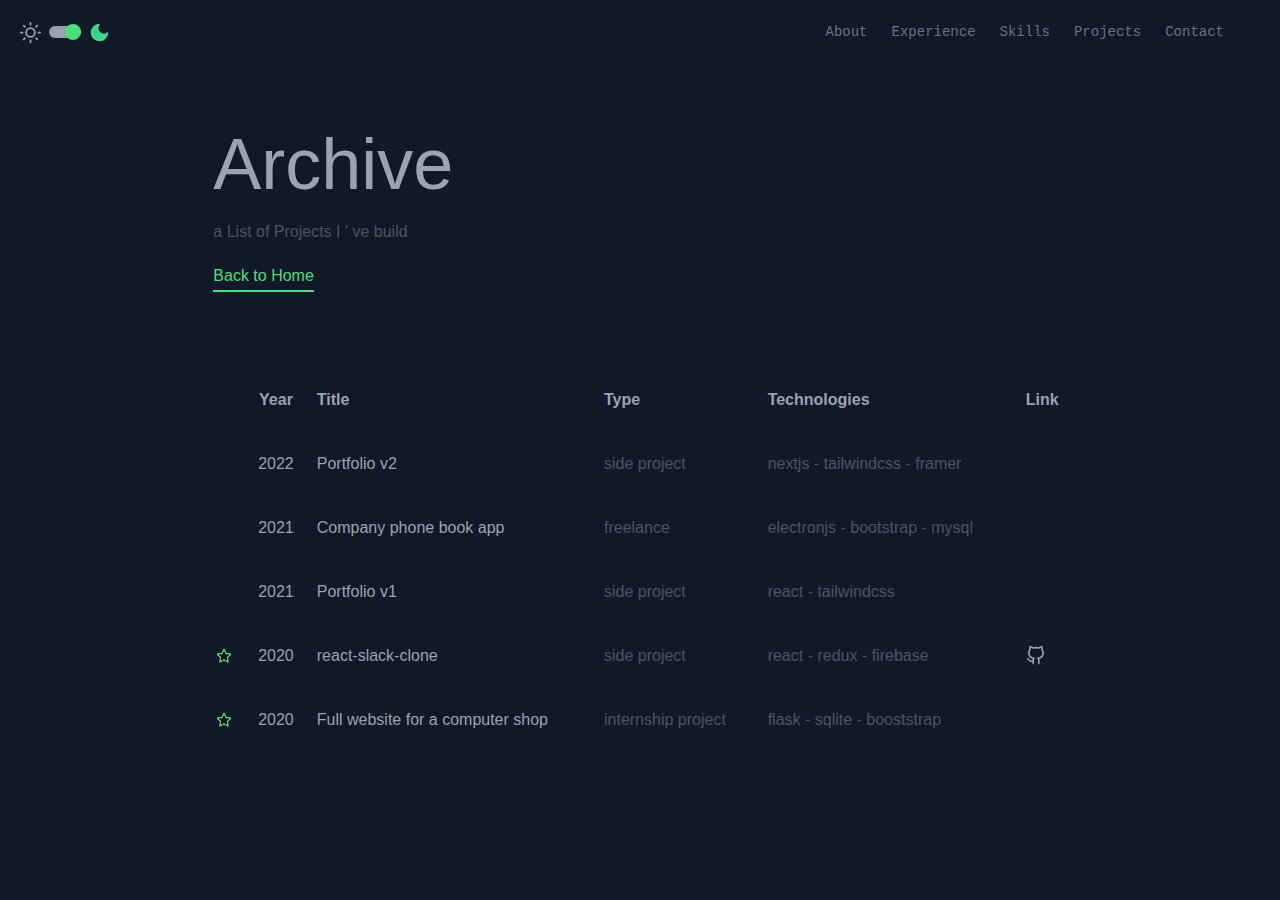
<file: archive.html>
<!DOCTYPE html><html><head><meta name="viewport" content="width=device-width"/><meta charSet="utf-8"/><title>B.Fate7</title><meta name="next-head-count" content="3"/><link rel="preload" href="/_next/static/css/b86c6f7e786d9ebe.css" as="style"/><link rel="stylesheet" href="/_next/static/css/b86c6f7e786d9ebe.css" data-n-g=""/><noscript data-n-css=""></noscript><script defer="" nomodule="" src="/_next/static/chunks/polyfills-5cd94c89d3acac5f.js"></script><script src="/_next/static/chunks/webpack-9b312e20a4e32339.js" defer=""></script><script src="/_next/static/chunks/framework-5f4595e5518b5600.js" defer=""></script><script src="/_next/static/chunks/main-a054bbf31fb90f6a.js" defer=""></script><script src="/_next/static/chunks/pages/_app-50ec824808f6ec9a.js" defer=""></script><script src="/_next/static/chunks/pages/archive-161fa7e28e3ceedb.js" defer=""></script><script src="/_next/static/PUyyVKVBe-f4s99HgsihS/_buildManifest.js" defer=""></script><script src="/_next/static/PUyyVKVBe-f4s99HgsihS/_ssgManifest.js" defer=""></script><script src="/_next/static/PUyyVKVBe-f4s99HgsihS/_middlewareManifest.js" defer=""></script></head><body><div id="__next" data-reactroot=""><div class="min-h-screen  dark bg-primary"> <div class="w-full h-16 bg-light dark:bg-primary z-50 nav-slide-in fixed shadow-lg 
   
      shadow-none"><div class="h-screen w-full  absolute right-0 hidden"><div class="h-full w-8/12 absolute right-0 bg-gradient-to-b from-primary-lighten-4 to-primary-lighten-3 dark:from-primary-lighten-1 dark:to-primary" style="filter:blur(0)"><div class="flex flex-col items-center gap-10 mt-16"><a class=" cursor-pointer text-gray-500">About</a><a class=" cursor-pointer text-gray-500">Experience</a><a class=" cursor-pointer text-gray-500">Skills</a><a class=" cursor-pointer text-gray-500">Projects</a><a class=" cursor-pointer text-gray-500">Contact</a><div class="flex justify-center items-center gap-2"><svg stroke="currentColor" fill="none" stroke-width="2" viewBox="0 0 24 24" stroke-linecap="round" stroke-linejoin="round" font-size="1.5em" class="text-gray-400" height="1em" width="1em" xmlns="http://www.w3.org/2000/svg"><circle cx="12" cy="12" r="5"></circle><line x1="12" y1="1" x2="12" y2="3"></line><line x1="12" y1="21" x2="12" y2="23"></line><line x1="4.22" y1="4.22" x2="5.64" y2="5.64"></line><line x1="18.36" y1="18.36" x2="19.78" y2="19.78"></line><line x1="1" y1="12" x2="3" y2="12"></line><line x1="21" y1="12" x2="23" y2="12"></line><line x1="4.22" y1="19.78" x2="5.64" y2="18.36"></line><line x1="18.36" y1="5.64" x2="19.78" y2="4.22"></line></svg><label for="toogleA" class="flex items-center cursor-pointer"><div class="relative"><input type="checkbox" id="toogleA" class="hidden" checked=""/><div class="toggle__line w-8 h-3 bg-gray-400 rounded-full shadow-inner"></div><div class="toggle__dot absolute w-4 h-4 bg-white rounded-full shadow inset-y-0 left-0"></div></div></label><svg stroke="currentColor" fill="#34D399" stroke-width="2" viewBox="0 0 24 24" stroke-linecap="round" stroke-linejoin="round" font-size="1.5em" class="text-green-400" height="1em" width="1em" xmlns="http://www.w3.org/2000/svg"><path d="M21 12.79A9 9 0 1 1 11.21 3 7 7 0 0 0 21 12.79z"></path></svg></div></div></div></div><div class="flex justify-end items-center md:hidden h-full mr-5"><span class="menu bg-none z-50 absolute top-2 right-3 " aria-label="Main Menu"><svg width="50" height="50" viewBox="0 0 100 100"><path class="line line1" d="M 20,29.000046 H 80.000231 C 80.000231,29.000046 94.498839,28.817352 94.532987,66.711331 94.543142,77.980673 90.966081,81.670246 85.259173,81.668997 79.552261,81.667751 75.000211,74.999942 75.000211,74.999942 L 25.000021,25.000058"></path><path class="line line2" d="M 20,50 H 80"></path><path class="line line3 " d="M 20,70.999954 H 80.000231 C 80.000231,70.999954 94.498839,71.182648 94.532987,33.288669 94.543142,22.019327 90.966081,18.329754 85.259173,18.331003 79.552261,18.332249 75.000211,25.000058 75.000211,25.000058 L 25.000021,74.999942"></path></svg></span></div><div class="hidden md:flex justify-between items-center h-full mr-14 gap-10 transition delay-1000 font-mono text-sm"><div class="flex items-center h-full ml-5"><div class="flex justify-center items-center gap-2"><svg stroke="currentColor" fill="none" stroke-width="2" viewBox="0 0 24 24" stroke-linecap="round" stroke-linejoin="round" font-size="1.5em" class="text-gray-400" height="1em" width="1em" xmlns="http://www.w3.org/2000/svg"><circle cx="12" cy="12" r="5"></circle><line x1="12" y1="1" x2="12" y2="3"></line><line x1="12" y1="21" x2="12" y2="23"></line><line x1="4.22" y1="4.22" x2="5.64" y2="5.64"></line><line x1="18.36" y1="18.36" x2="19.78" y2="19.78"></line><line x1="1" y1="12" x2="3" y2="12"></line><line x1="21" y1="12" x2="23" y2="12"></line><line x1="4.22" y1="19.78" x2="5.64" y2="18.36"></line><line x1="18.36" y1="5.64" x2="19.78" y2="4.22"></line></svg><label for="toogleA" class="flex items-center cursor-pointer"><div class="relative"><input type="checkbox" id="toogleA" class="hidden" checked=""/><div class="toggle__line w-8 h-3 bg-gray-400 rounded-full shadow-inner"></div><div class="toggle__dot absolute w-4 h-4 bg-white rounded-full shadow inset-y-0 left-0"></div></div></label><svg stroke="currentColor" fill="#34D399" stroke-width="2" viewBox="0 0 24 24" stroke-linecap="round" stroke-linejoin="round" font-size="1.5em" class="text-green-400" height="1em" width="1em" xmlns="http://www.w3.org/2000/svg"><path d="M21 12.79A9 9 0 1 1 11.21 3 7 7 0 0 0 21 12.79z"></path></svg></div></div><div class="md:w-8/12 flex justify-end gap-6"><a class=" cursor-pointer text-gray-500">About</a><a class=" cursor-pointer text-gray-500">Experience</a><a class=" cursor-pointer text-gray-500">Skills</a><a class=" cursor-pointer text-gray-500">Projects</a><a class=" cursor-pointer text-gray-500">Contact</a></div></div></div><div><div class="fixed left-4 top-0 w-12 h-full py-4 items-end hidden md:flex"><div class="h-full w-full flex gap-4 flex-col justify-center items-center overflow-hidden line-before line-after"><h1 class="text-secondary" style="writing-mode:sideways-rl;-webkit-writing-mode:vertical-lr">fateh.developer@gmail.com</h1></div></div><div class="fixed right-4 top-0 w-12 h-full py-4 items-end hidden md:flex"><div class="h-full w-full flex gap-4 flex-col justify-center items-center overflow-hidden line-before line-after"><a href="mailto:fateh.developer@gmail.com"><svg stroke="currentColor" fill="none" stroke-width="2" viewBox="0 0 24 24" stroke-linecap="round" stroke-linejoin="round" font-size="2em" class="text-secondary hover:text-secondary-lighten-1 cursor-pointer" height="1em" width="1em" xmlns="http://www.w3.org/2000/svg"><path d="M4 4h16c1.1 0 2 .9 2 2v12c0 1.1-.9 2-2 2H4c-1.1 0-2-.9-2-2V6c0-1.1.9-2 2-2z"></path><polyline points="22,6 12,13 2,6"></polyline></svg></a><a href="https://facebook.com/fateh.developer" target="_blank" rel="noreferrer"><svg stroke="currentColor" fill="none" stroke-width="2" viewBox="0 0 24 24" stroke-linecap="round" stroke-linejoin="round" font-size="2em" class="text-secondary hover:text-secondary-lighten-1 cursor-pointer" height="1em" width="1em" xmlns="http://www.w3.org/2000/svg"><path d="M18 2h-3a5 5 0 0 0-5 5v3H7v4h3v8h4v-8h3l1-4h-4V7a1 1 0 0 1 1-1h3z"></path></svg></a><a href="https://github.com/bfate7" target="_blank" rel="noreferrer"><svg stroke="currentColor" fill="none" stroke-width="2" viewBox="0 0 24 24" stroke-linecap="round" stroke-linejoin="round" font-size="2em" class="text-secondary hover:text-secondary-lighten-1 cursor-pointer" height="1em" width="1em" xmlns="http://www.w3.org/2000/svg"><path d="M9 19c-5 1.5-5-2.5-7-3m14 6v-3.87a3.37 3.37 0 0 0-.94-2.61c3.14-.35 6.44-1.54 6.44-7A5.44 5.44 0 0 0 20 4.77 5.07 5.07 0 0 0 19.91 1S18.73.65 16 2.48a13.38 13.38 0 0 0-7 0C6.27.65 5.09 1 5.09 1A5.07 5.07 0 0 0 5 4.77a5.44 5.44 0 0 0-1.5 3.78c0 5.42 3.3 6.61 6.44 7A3.37 3.37 0 0 0 9 18.13V22"></path></svg></a><a href="" target="_blank" rel="noreferrer"><svg stroke="currentColor" fill="none" stroke-width="2" viewBox="0 0 24 24" stroke-linecap="round" stroke-linejoin="round" font-size="2em" class="text-secondary hover:text-secondary-lighten-1 cursor-pointer" height="1em" width="1em" xmlns="http://www.w3.org/2000/svg"><path d="M16 8a6 6 0 0 1 6 6v7h-4v-7a2 2 0 0 0-2-2 2 2 0 0 0-2 2v7h-4v-7a6 6 0 0 1 6-6z"></path><rect x="2" y="9" width="4" height="12"></rect><circle cx="4" cy="4" r="2"></circle></svg></a></div></div></div><div class="w-10/12 lg:w-8/12 xl:w-6/10 mx-auto container"><h1 class="text-primary-lighten-1 dark:text-primary-lighten-3 text-7xl pt-32">Archive</h1><h2 class="text-primary-lighten-2 mt-5">a List of Projects I &#x27; ve build</h2><button class="text-center text-secondary underline mt-5" href="/">Back to Home</button><div class="my-20"><table class="w-full mt-12" cellPadding="3"><thead><tr class="text-left text-primary-lighten-3 "><th></th><th class="w-16 py-5 text-center px-5">Year</th><th>Title</th><th class="hidden md:table-cell">Type</th><th class="hidden md:table-cell">Technologies</th><th class="">Link</th></tr></thead><tbody class="mt-28"><tr class="h-10 hover:bg-gray-200 dark:hover:bg-primary-lighten-1 cursor-pointer"><td></td><td class="text-primary-lighten-3 py-5 text-center px-5">2022</td><td class="dark:text-primary-lighten-3 pr-5">Portfolio v2</td><td class="text-primary-lighten-2 pr-5 hidden md:table-cell">side project</td><td class="text-primary-lighten-2 pr-5 hidden md:table-cell">nextjs - tailwindcss - framer</td><td class="text-primary-lighten-2"><div class="flex gap-4"></div></td></tr><tr class="h-10 hover:bg-gray-200 dark:hover:bg-primary-lighten-1 cursor-pointer"><td></td><td class="text-primary-lighten-3 py-5 text-center px-5">2021</td><td class="dark:text-primary-lighten-3 pr-5">Company phone book app</td><td class="text-primary-lighten-2 pr-5 hidden md:table-cell">freelance</td><td class="text-primary-lighten-2 pr-5 hidden md:table-cell">electronjs - bootstrap - mysql</td><td class="text-primary-lighten-2"><div class="flex gap-4"></div></td></tr><tr class="h-10 hover:bg-gray-200 dark:hover:bg-primary-lighten-1 cursor-pointer"><td></td><td class="text-primary-lighten-3 py-5 text-center px-5">2021</td><td class="dark:text-primary-lighten-3 pr-5">Portfolio v1</td><td class="text-primary-lighten-2 pr-5 hidden md:table-cell">side project</td><td class="text-primary-lighten-2 pr-5 hidden md:table-cell">react - tailwindcss</td><td class="text-primary-lighten-2"><div class="flex gap-4"></div></td></tr><tr class="h-10 hover:bg-gray-200 dark:hover:bg-primary-lighten-1 cursor-pointer"><td><svg stroke="currentColor" fill="true" stroke-width="2" viewBox="0 0 24 24" stroke-linecap="round" stroke-linejoin="round" class="dark:text-secondary " height="1em" width="1em" xmlns="http://www.w3.org/2000/svg"><polygon points="12 2 15.09 8.26 22 9.27 17 14.14 18.18 21.02 12 17.77 5.82 21.02 7 14.14 2 9.27 8.91 8.26 12 2"></polygon></svg></td><td class="text-primary-lighten-3 py-5 text-center px-5">2020</td><td class="dark:text-primary-lighten-3 pr-5">react-slack-clone</td><td class="text-primary-lighten-2 pr-5 hidden md:table-cell">side project</td><td class="text-primary-lighten-2 pr-5 hidden md:table-cell">react - redux - firebase</td><td class="text-primary-lighten-2"><div class="flex gap-4"><a href="https://github.com/bfate7/slack-clone-react-firebase" class="text-gray-400 hover:text-secondary" target="_blank" rel="noreferrer"><svg stroke="currentColor" fill="none" stroke-width="2" viewBox="0 0 24 24" stroke-linecap="round" stroke-linejoin="round" font-size="1.2em" height="1em" width="1em" xmlns="http://www.w3.org/2000/svg"><path d="M9 19c-5 1.5-5-2.5-7-3m14 6v-3.87a3.37 3.37 0 0 0-.94-2.61c3.14-.35 6.44-1.54 6.44-7A5.44 5.44 0 0 0 20 4.77 5.07 5.07 0 0 0 19.91 1S18.73.65 16 2.48a13.38 13.38 0 0 0-7 0C6.27.65 5.09 1 5.09 1A5.07 5.07 0 0 0 5 4.77a5.44 5.44 0 0 0-1.5 3.78c0 5.42 3.3 6.61 6.44 7A3.37 3.37 0 0 0 9 18.13V22"></path></svg></a></div></td></tr><tr class="h-10 hover:bg-gray-200 dark:hover:bg-primary-lighten-1 cursor-pointer"><td><svg stroke="currentColor" fill="true" stroke-width="2" viewBox="0 0 24 24" stroke-linecap="round" stroke-linejoin="round" class="dark:text-secondary " height="1em" width="1em" xmlns="http://www.w3.org/2000/svg"><polygon points="12 2 15.09 8.26 22 9.27 17 14.14 18.18 21.02 12 17.77 5.82 21.02 7 14.14 2 9.27 8.91 8.26 12 2"></polygon></svg></td><td class="text-primary-lighten-3 py-5 text-center px-5">2020</td><td class="dark:text-primary-lighten-3 pr-5">Full website for a computer shop</td><td class="text-primary-lighten-2 pr-5 hidden md:table-cell">internship project</td><td class="text-primary-lighten-2 pr-5 hidden md:table-cell">flask - sqlite - booststrap</td><td class="text-primary-lighten-2"><div class="flex gap-4"></div></td></tr></tbody></table></div></div></div></div><script id="__NEXT_DATA__" type="application/json">{"props":{"pageProps":{}},"page":"/archive","query":{},"buildId":"PUyyVKVBe-f4s99HgsihS","nextExport":true,"autoExport":true,"isFallback":false,"scriptLoader":[]}</script></body></html>
</file>
<file: _next/static/css/b86c6f7e786d9ebe.css>
/*
! tailwindcss v3.0.23 | MIT License | https://tailwindcss.com
*/*,:after,:before{box-sizing:border-box;border:0 solid #e5e7eb}:after,:before{--tw-content:""}html{line-height:1.5;-webkit-text-size-adjust:100%;-moz-tab-size:4;-o-tab-size:4;tab-size:4;font-family:ui-sans-serif,system-ui,-apple-system,BlinkMacSystemFont,Segoe UI,Roboto,Helvetica Neue,Arial,Noto Sans,sans-serif,Apple Color Emoji,Segoe UI Emoji,Segoe UI Symbol,Noto Color Emoji}body{margin:0;line-height:inherit}hr{height:0;color:inherit;border-top-width:1px}abbr:where([title]){-webkit-text-decoration:underline dotted;text-decoration:underline dotted}h1,h2,h3,h4,h5,h6{font-size:inherit;font-weight:inherit}a{text-decoration:inherit}b,strong{font-weight:bolder}code,kbd,pre,samp{font-family:ui-monospace,SFMono-Regular,Menlo,Monaco,Consolas,Liberation Mono,Courier New,monospace;font-size:1em}small{font-size:80%}sub,sup{font-size:75%;line-height:0;position:relative;vertical-align:baseline}sub{bottom:-.25em}sup{top:-.5em}table{text-indent:0;border-color:inherit;border-collapse:collapse}button,input,optgroup,select,textarea{font-family:inherit;font-size:100%;line-height:inherit;color:inherit;margin:0;padding:0}button,select{text-transform:none}[type=button],[type=reset],[type=submit],button{-webkit-appearance:button;background-color:transparent;background-image:none}:-moz-focusring{outline:auto}:-moz-ui-invalid{box-shadow:none}progress{vertical-align:baseline}::-webkit-inner-spin-button,::-webkit-outer-spin-button{height:auto}[type=search]{-webkit-appearance:textfield;outline-offset:-2px}::-webkit-search-decoration{-webkit-appearance:none}::-webkit-file-upload-button{-webkit-appearance:button;font:inherit}summary{display:list-item}blockquote,dd,dl,figure,h1,h2,h3,h4,h5,h6,hr,p,pre{margin:0}fieldset{margin:0}fieldset,legend{padding:0}menu,ol,ul{list-style:none;margin:0;padding:0}textarea{resize:vertical}input::-moz-placeholder,textarea::-moz-placeholder{opacity:1;color:#9ca3af}input:-ms-input-placeholder,textarea:-ms-input-placeholder{opacity:1;color:#9ca3af}input::placeholder,textarea::placeholder{opacity:1;color:#9ca3af}[role=button],button{cursor:pointer}:disabled{cursor:default}audio,canvas,embed,iframe,img,object,svg,video{display:block;vertical-align:middle}img,video{max-width:100%;height:auto}[hidden]{display:none}*,:after,:before{--tw-translate-x:0;--tw-translate-y:0;--tw-rotate:0;--tw-skew-x:0;--tw-skew-y:0;--tw-scale-x:1;--tw-scale-y:1;--tw-pan-x: ;--tw-pan-y: ;--tw-pinch-zoom: ;--tw-scroll-snap-strictness:proximity;--tw-ordinal: ;--tw-slashed-zero: ;--tw-numeric-figure: ;--tw-numeric-spacing: ;--tw-numeric-fraction: ;--tw-ring-inset: ;--tw-ring-offset-width:0px;--tw-ring-offset-color:#fff;--tw-ring-color:rgb(59 130 246/0.5);--tw-ring-offset-shadow:0 0 #0000;--tw-ring-shadow:0 0 #0000;--tw-shadow:0 0 #0000;--tw-shadow-colored:0 0 #0000;--tw-blur: ;--tw-brightness: ;--tw-contrast: ;--tw-grayscale: ;--tw-hue-rotate: ;--tw-invert: ;--tw-saturate: ;--tw-sepia: ;--tw-drop-shadow: ;--tw-backdrop-blur: ;--tw-backdrop-brightness: ;--tw-backdrop-contrast: ;--tw-backdrop-grayscale: ;--tw-backdrop-hue-rotate: ;--tw-backdrop-invert: ;--tw-backdrop-opacity: ;--tw-backdrop-saturate: ;--tw-backdrop-sepia: }.container{width:100%}@media (min-width:640px){.container{max-width:640px}}@media (min-width:768px){.container{max-width:768px}}@media (min-width:1024px){.container{max-width:1024px}}@media (min-width:1280px){.container{max-width:1280px}}@media (min-width:1536px){.container{max-width:1536px}}.fixed{position:fixed}.absolute{position:absolute}.relative{position:relative}.inset-y-0{top:0;bottom:0}.top-2{top:.5rem}.right-3{right:.75rem}.right-0{right:0}.left-4{left:1rem}.top-0{top:0}.right-4{right:1rem}.left-0{left:0}.-left-1\.5{left:-.375rem}.-left-1{left:-.25rem}.z-10{z-index:10}.z-20{z-index:20}.z-50{z-index:50}.col-span-12{grid-column:span 12/span 12}.col-start-1{grid-column-start:1}.row-span-1{grid-row:span 1/span 1}.row-start-1{grid-row-start:1}.my-20{margin-top:5rem;margin-bottom:5rem}.mx-auto{margin-left:auto;margin-right:auto}.my-14{margin-top:3.5rem;margin-bottom:3.5rem}.mt-20{margin-top:5rem}.mt-8{margin-top:2rem}.mt-10{margin-top:2.5rem}.mt-5{margin-top:1.25rem}.mt-12{margin-top:3rem}.mt-28{margin-top:7rem}.mt-14{margin-top:3.5rem}.mt-3{margin-top:.75rem}.mt-6{margin-top:1.5rem}.mt-16{margin-top:4rem}.mr-5{margin-right:1.25rem}.mr-14{margin-right:3.5rem}.ml-5{margin-left:1.25rem}.mb-1{margin-bottom:.25rem}.mt-40{margin-top:10rem}.mb-5{margin-bottom:1.25rem}.mb-10{margin-bottom:2.5rem}.ml-4{margin-left:1rem}.mt-1\.5{margin-top:.375rem}.mt-1{margin-top:.25rem}.mb-4{margin-bottom:1rem}.block{display:block}.inline{display:inline}.flex{display:flex}.table{display:table}.grid{display:grid}.hidden{display:none}.h-10{height:2.5rem}.h-20{height:5rem}.h-16{height:4rem}.h-screen{height:100vh}.h-full{height:100%}.h-3{height:.75rem}.h-4{height:1rem}.max-h-\[300px\]{max-height:300px}.min-h-\[300px\]{min-height:300px}.min-h-screen{min-height:100vh}.w-full{width:100%}.w-16{width:4rem}.w-8\/12{width:66.666667%}.w-12{width:3rem}.w-8{width:2rem}.w-4{width:1rem}.w-3{width:.75rem}.w-10\/12{width:83.333333%}.min-w-\[250px\]{min-width:250px}.cursor-pointer{cursor:pointer}.resize{resize:both}.list-disc{list-style-type:disc}.grid-cols-12{grid-template-columns:repeat(12,minmax(0,1fr))}.grid-cols-1{grid-template-columns:repeat(1,minmax(0,1fr))}.grid-rows-1{grid-template-rows:repeat(1,minmax(0,1fr))}.flex-col{flex-direction:column}.flex-wrap{flex-wrap:wrap}.items-end{align-items:flex-end}.items-center{align-items:center}.justify-start{justify-content:flex-start}.justify-end{justify-content:flex-end}.justify-center{justify-content:center}.justify-between{justify-content:space-between}.gap-4{gap:1rem}.gap-5{gap:1.25rem}.gap-10{gap:2.5rem}.gap-6{gap:1.5rem}.gap-3{gap:.75rem}.gap-2{gap:.5rem}.space-y-4>:not([hidden])~:not([hidden]){--tw-space-y-reverse:0;margin-top:calc(1rem * calc(1 - var(--tw-space-y-reverse)));margin-bottom:calc(1rem * var(--tw-space-y-reverse))}.self-start{align-self:flex-start}.rounded-xl{border-radius:.75rem}.rounded-sm{border-radius:.125rem}.rounded-md{border-radius:.375rem}.rounded-full{border-radius:9999px}.border{border-width:1px}.border-l-8{border-left-width:8px}.border-l{border-left-width:1px}.border-green-400{--tw-border-opacity:1;border-color:rgb(74 222 128/var(--tw-border-opacity))}.border-primary-lighten-3{--tw-border-opacity:1;border-color:rgb(156 163 175/var(--tw-border-opacity))}.border-secondary{--tw-border-opacity:1;border-color:rgb(74 222 128/var(--tw-border-opacity))}.border-gray-200{--tw-border-opacity:1;border-color:rgb(229 231 235/var(--tw-border-opacity))}.border-white{--tw-border-opacity:1;border-color:rgb(255 255 255/var(--tw-border-opacity))}.border-l-primary{--tw-border-opacity:1;border-left-color:rgb(17 24 39/var(--tw-border-opacity))}.bg-gray-100,.bg-light{--tw-bg-opacity:1;background-color:rgb(243 244 246/var(--tw-bg-opacity))}.bg-gray-400{--tw-bg-opacity:1;background-color:rgb(156 163 175/var(--tw-bg-opacity))}.bg-white{--tw-bg-opacity:1;background-color:rgb(255 255 255/var(--tw-bg-opacity))}.bg-gray-200{--tw-bg-opacity:1;background-color:rgb(229 231 235/var(--tw-bg-opacity))}.bg-primary{--tw-bg-opacity:1;background-color:rgb(17 24 39/var(--tw-bg-opacity))}.bg-opacity-90{--tw-bg-opacity:0.9}.bg-none{background-image:none}.bg-gradient-to-b{background-image:linear-gradient(to bottom,var(--tw-gradient-stops))}.from-primary-lighten-4{--tw-gradient-from:#e5e7eb;--tw-gradient-stops:var(--tw-gradient-from),var(--tw-gradient-to,rgb(229 231 235/0))}.to-primary-lighten-3{--tw-gradient-to:#9ca3af}.p-8{padding:2rem}.p-3{padding:.75rem}.p-5{padding:1.25rem}.py-40{padding-top:10rem;padding-bottom:10rem}.py-5{padding-top:1.25rem;padding-bottom:1.25rem}.px-5{padding-left:1.25rem;padding-right:1.25rem}.py-44{padding-top:11rem;padding-bottom:11rem}.px-8{padding-left:2rem;padding-right:2rem}.py-4{padding-top:1rem;padding-bottom:1rem}.py-14{padding-top:3.5rem;padding-bottom:3.5rem}.px-4{padding-left:1rem;padding-right:1rem}.py-2{padding-top:.5rem;padding-bottom:.5rem}.py-10{padding-top:2.5rem;padding-bottom:2.5rem}.pt-32{padding-top:8rem}.pt-20{padding-top:5rem}.pt-6{padding-top:1.5rem}.pr-5{padding-right:1.25rem}.pb-20{padding-bottom:5rem}.pr-2{padding-right:.5rem}.text-left{text-align:left}.text-center{text-align:center}.text-right{text-align:right}.text-justify{text-align:justify}.font-mono{font-family:ui-monospace,SFMono-Regular,Menlo,Monaco,Consolas,Liberation Mono,Courier New,monospace}.text-5xl{font-size:3rem;line-height:1}.text-lg{font-size:1.125rem;line-height:1.75rem}.text-7xl{font-size:4.5rem;line-height:1}.text-3xl{font-size:1.875rem;line-height:2.25rem}.text-xl{font-size:1.25rem;line-height:1.75rem}.text-sm{font-size:.875rem;line-height:1.25rem}.text-4xl{font-size:2.25rem;line-height:2.5rem}.text-2xl{font-size:1.5rem;line-height:2rem}.text-base{font-size:1rem;line-height:1.5rem}.font-medium{font-weight:500}.font-bold{font-weight:700}.font-light{font-weight:300}.font-normal{font-weight:400}.font-semibold{font-weight:600}.leading-none{line-height:1}.text-secondary{--tw-text-opacity:1;color:rgb(74 222 128/var(--tw-text-opacity))}.text-gray-600{--tw-text-opacity:1;color:rgb(75 85 99/var(--tw-text-opacity))}.text-primary-lighten-3{--tw-text-opacity:1;color:rgb(156 163 175/var(--tw-text-opacity))}.text-primary-lighten-1{--tw-text-opacity:1;color:rgb(31 41 55/var(--tw-text-opacity))}.text-primary-lighten-2{--tw-text-opacity:1;color:rgb(75 85 99/var(--tw-text-opacity))}.text-gray-400{--tw-text-opacity:1;color:rgb(156 163 175/var(--tw-text-opacity))}.text-gray-500{--tw-text-opacity:1;color:rgb(107 114 128/var(--tw-text-opacity))}.text-red-500{--tw-text-opacity:1;color:rgb(239 68 68/var(--tw-text-opacity))}.text-green-400{--tw-text-opacity:1;color:rgb(74 222 128/var(--tw-text-opacity))}.text-gray-900{--tw-text-opacity:1;color:rgb(17 24 39/var(--tw-text-opacity))}.underline{-webkit-text-decoration-line:underline;text-decoration-line:underline}.shadow-lg{--tw-shadow:0 10px 15px -3px rgb(0 0 0/0.1),0 4px 6px -4px rgb(0 0 0/0.1);--tw-shadow-colored:0 10px 15px -3px var(--tw-shadow-color),0 4px 6px -4px var(--tw-shadow-color)}.shadow-lg,.shadow-none{box-shadow:var(--tw-ring-offset-shadow,0 0 #0000),var(--tw-ring-shadow,0 0 #0000),var(--tw-shadow)}.shadow-none{--tw-shadow:0 0 #0000;--tw-shadow-colored:0 0 #0000}.shadow-md{--tw-shadow:0 4px 6px -1px rgb(0 0 0/0.1),0 2px 4px -2px rgb(0 0 0/0.1);--tw-shadow-colored:0 4px 6px -1px var(--tw-shadow-color),0 2px 4px -2px var(--tw-shadow-color)}.shadow-inner,.shadow-md{box-shadow:var(--tw-ring-offset-shadow,0 0 #0000),var(--tw-ring-shadow,0 0 #0000),var(--tw-shadow)}.shadow-inner{--tw-shadow:inset 0 2px 4px 0 rgb(0 0 0/0.05);--tw-shadow-colored:inset 0 2px 4px 0 var(--tw-shadow-color)}.shadow{--tw-shadow:0 1px 3px 0 rgb(0 0 0/0.1),0 1px 2px -1px rgb(0 0 0/0.1);--tw-shadow-colored:0 1px 3px 0 var(--tw-shadow-color),0 1px 2px -1px var(--tw-shadow-color);box-shadow:var(--tw-ring-offset-shadow,0 0 #0000),var(--tw-ring-shadow,0 0 #0000),var(--tw-shadow)}.blur{--tw-blur:blur(8px)}.blur,.filter{filter:var(--tw-blur) var(--tw-brightness) var(--tw-contrast) var(--tw-grayscale) var(--tw-hue-rotate) var(--tw-invert) var(--tw-saturate) var(--tw-sepia) var(--tw-drop-shadow)}.transition{transition-property:color,background-color,border-color,fill,stroke,opacity,box-shadow,transform,filter,-webkit-text-decoration-color,-webkit-backdrop-filter;transition-property:color,background-color,border-color,text-decoration-color,fill,stroke,opacity,box-shadow,transform,filter,backdrop-filter;transition-property:color,background-color,border-color,text-decoration-color,fill,stroke,opacity,box-shadow,transform,filter,backdrop-filter,-webkit-text-decoration-color,-webkit-backdrop-filter;transition-timing-function:cubic-bezier(.4,0,.2,1);transition-duration:.15s}.transition-all{transition-property:all;transition-timing-function:cubic-bezier(.4,0,.2,1);transition-duration:.15s}.transition-colors{transition-property:color,background-color,border-color,fill,stroke,-webkit-text-decoration-color;transition-property:color,background-color,border-color,text-decoration-color,fill,stroke;transition-property:color,background-color,border-color,text-decoration-color,fill,stroke,-webkit-text-decoration-color;transition-timing-function:cubic-bezier(.4,0,.2,1);transition-duration:.15s}.delay-1000{transition-delay:1s}body,html{scroll-behavior:smooth;padding:0;margin:0;font-family:-apple-system,Calibre,BlinkMacSystemFont,Segoe UI,Roboto,Oxygen,Ubuntu,Cantarell,Fira Sans,Droid Sans,Helvetica Neue,sans-serif}a{color:inherit;text-decoration:none}*{box-sizing:border-box}.toggle__dot{top:-.125rem;left:-.25rem;transition:all .3s ease-in-out}input:checked~.toggle__dot{--tw-bg-opacity:1;background-color:rgb(74 222 128/var(--tw-bg-opacity));transform:translateX(100%);left:0}.overflow-hidden{overflow:hidden}.line-before:before{margin-bottom:20px}.line-after:after,.line-before:before{content:"";display:inline-block;height:5em;vertical-align:bottom;width:100%;margin-right:-100%;margin-left:0;border-left:1px solid gray;font-family:Courier New,Courier,monospace}.line-after:after{margin-top:20px}.underline{text-decoration:none;position:relative}.underline:after{--tw-bg-opacity:1;background-color:rgb(74 222 128/var(--tw-bg-opacity));position:absolute;content:"";height:2px;bottom:-4px;left:0;right:0;width:100%;-webkit-animation:underline_fill .3s;animation:underline_fill .3s}@-webkit-keyframes underline_fill{0%{width:0}to{width:100%}}@keyframes underline_fill{0%{width:0}to{width:100%}}.menu{cursor:pointer;display:flex;padding:0}.line{fill:none;stroke-width:6;transition:stroke-dasharray .6s cubic-bezier(.4,0,.2,1),stroke-dashoffset .6s cubic-bezier(.4,0,.2,1)}.line1{stroke:#4ade80;stroke-dasharray:60 207;stroke-width:6}.line2{stroke:#4ade80;stroke-dasharray:60 60;stroke-width:6}.line3{stroke:#4ade80;stroke-dasharray:60 207;stroke-width:6}.opened .line1{stroke-dasharray:90 207;stroke-dashoffset:-134;stroke-width:6}.opened .line2{stroke-dasharray:1 60;stroke-dashoffset:-30;stroke-width:6}.opened .line3{stroke-dasharray:90 207;stroke-dashoffset:-134;stroke-width:6}.hover\:bg-gray-200:hover{--tw-bg-opacity:1;background-color:rgb(229 231 235/var(--tw-bg-opacity))}.hover\:bg-green-400:hover,.hover\:bg-secondary:hover{--tw-bg-opacity:1;background-color:rgb(74 222 128/var(--tw-bg-opacity))}.hover\:bg-primary-lighten-2:hover{--tw-bg-opacity:1;background-color:rgb(75 85 99/var(--tw-bg-opacity))}.hover\:text-secondary:hover{--tw-text-opacity:1;color:rgb(74 222 128/var(--tw-text-opacity))}.hover\:text-gray-100:hover{--tw-text-opacity:1;color:rgb(243 244 246/var(--tw-text-opacity))}.hover\:text-green-200:hover{--tw-text-opacity:1;color:rgb(187 247 208/var(--tw-text-opacity))}.hover\:text-green-400:hover{--tw-text-opacity:1;color:rgb(74 222 128/var(--tw-text-opacity))}.hover\:text-white:hover{--tw-text-opacity:1;color:rgb(255 255 255/var(--tw-text-opacity))}.hover\:text-green-300:hover,.hover\:text-secondary-lighten-1:hover{--tw-text-opacity:1;color:rgb(134 239 172/var(--tw-text-opacity))}.hover\:underline:hover{-webkit-text-decoration-line:underline;text-decoration-line:underline}.dark .dark\:border-0{border-width:0}.dark .dark\:border-light{--tw-border-opacity:1;border-color:rgb(243 244 246/var(--tw-border-opacity))}.dark .dark\:border-gray-700{--tw-border-opacity:1;border-color:rgb(55 65 81/var(--tw-border-opacity))}.dark .dark\:border-gray-900{--tw-border-opacity:1;border-color:rgb(17 24 39/var(--tw-border-opacity))}.dark .dark\:border-l-secondary{--tw-border-opacity:1;border-left-color:rgb(74 222 128/var(--tw-border-opacity))}.dark .dark\:bg-slate-800{--tw-bg-opacity:1;background-color:rgb(30 41 59/var(--tw-bg-opacity))}.dark .dark\:bg-gray-900{--tw-bg-opacity:1;background-color:rgb(17 24 39/var(--tw-bg-opacity))}.dark .dark\:bg-transparent{background-color:transparent}.dark .dark\:bg-primary{--tw-bg-opacity:1;background-color:rgb(17 24 39/var(--tw-bg-opacity))}.dark .dark\:bg-primary-lighten-1{--tw-bg-opacity:1;background-color:rgb(31 41 55/var(--tw-bg-opacity))}.dark .dark\:bg-gray-700{--tw-bg-opacity:1;background-color:rgb(55 65 81/var(--tw-bg-opacity))}.dark .dark\:bg-opacity-90{--tw-bg-opacity:0.9}.dark .dark\:from-primary-lighten-1{--tw-gradient-from:#1f2937;--tw-gradient-stops:var(--tw-gradient-from),var(--tw-gradient-to,rgb(31 41 55/0))}.dark .dark\:to-primary{--tw-gradient-to:#111827}.dark .dark\:text-gray-200{--tw-text-opacity:1;color:rgb(229 231 235/var(--tw-text-opacity))}.dark .dark\:text-primary-lighten-3{--tw-text-opacity:1;color:rgb(156 163 175/var(--tw-text-opacity))}.dark .dark\:text-secondary{--tw-text-opacity:1;color:rgb(74 222 128/var(--tw-text-opacity))}.dark .dark\:text-primary-lighten-2{--tw-text-opacity:1;color:rgb(75 85 99/var(--tw-text-opacity))}.dark .dark\:text-gray-300{--tw-text-opacity:1;color:rgb(209 213 219/var(--tw-text-opacity))}.dark .dark\:text-gray-500{--tw-text-opacity:1;color:rgb(107 114 128/var(--tw-text-opacity))}.dark .dark\:text-white{--tw-text-opacity:1;color:rgb(255 255 255/var(--tw-text-opacity))}.dark .dark\:text-gray-400{--tw-text-opacity:1;color:rgb(156 163 175/var(--tw-text-opacity))}.dark .dark\:hover\:bg-gray-800:hover,.dark .dark\:hover\:bg-primary-lighten-1:hover{--tw-bg-opacity:1;background-color:rgb(31 41 55/var(--tw-bg-opacity))}.dark .dark\:hover\:text-secondary:hover{--tw-text-opacity:1;color:rgb(74 222 128/var(--tw-text-opacity))}@media (min-width:768px){.md\:col-span-6{grid-column:span 6/span 6}.md\:col-span-7{grid-column:span 7/span 7}.md\:col-start-1{grid-column-start:1}.md\:col-start-7{grid-column-start:7}.md\:col-start-6{grid-column-start:6}.md\:mt-5{margin-top:1.25rem}.md\:flex{display:flex}.md\:table-cell{display:table-cell}.md\:hidden{display:none}.md\:w-8\/12{width:66.666667%}.md\:grid-cols-2{grid-template-columns:repeat(2,minmax(0,1fr))}.md\:bg-light{--tw-bg-opacity:1;background-color:rgb(243 244 246/var(--tw-bg-opacity))}.md\:bg-opacity-0{--tw-bg-opacity:0}.md\:bg-none{background-image:none}.md\:p-0{padding:0}.md\:p-8{padding:2rem}.md\:p-5{padding:1.25rem}.md\:py-80{padding-top:20rem;padding-bottom:20rem}.md\:pt-60{padding-top:15rem}.md\:text-left{text-align:left}.md\:text-7xl{font-size:4.5rem;line-height:1}.md\:shadow-lg{--tw-shadow:0 10px 15px -3px rgb(0 0 0/0.1),0 4px 6px -4px rgb(0 0 0/0.1);--tw-shadow-colored:0 10px 15px -3px var(--tw-shadow-color),0 4px 6px -4px var(--tw-shadow-color)}.md\:hover\:shadow-2xl:hover,.md\:shadow-lg{box-shadow:var(--tw-ring-offset-shadow,0 0 #0000),var(--tw-ring-shadow,0 0 #0000),var(--tw-shadow)}.md\:hover\:shadow-2xl:hover{--tw-shadow:0 25px 50px -12px rgb(0 0 0/0.25);--tw-shadow-colored:0 25px 50px -12px var(--tw-shadow-color)}.dark .md\:dark\:bg-gray-800{--tw-bg-opacity:1;background-color:rgb(31 41 55/var(--tw-bg-opacity))}.dark .md\:dark\:bg-opacity-0{--tw-bg-opacity:0}.dark .md\:dark\:bg-none{background-image:none}.dark .md\:dark\:text-gray-400{--tw-text-opacity:1;color:rgb(156 163 175/var(--tw-text-opacity))}}@media (min-width:1024px){.lg\:w-8\/12{width:66.666667%}.lg\:grid-cols-3{grid-template-columns:repeat(3,minmax(0,1fr))}.lg\:text-7xl{font-size:4.5rem;line-height:1}.lg\:text-5xl{font-size:3rem;line-height:1}}@media (min-width:1280px){.xl\:grid-cols-3{grid-template-columns:repeat(3,minmax(0,1fr))}}
</file>
